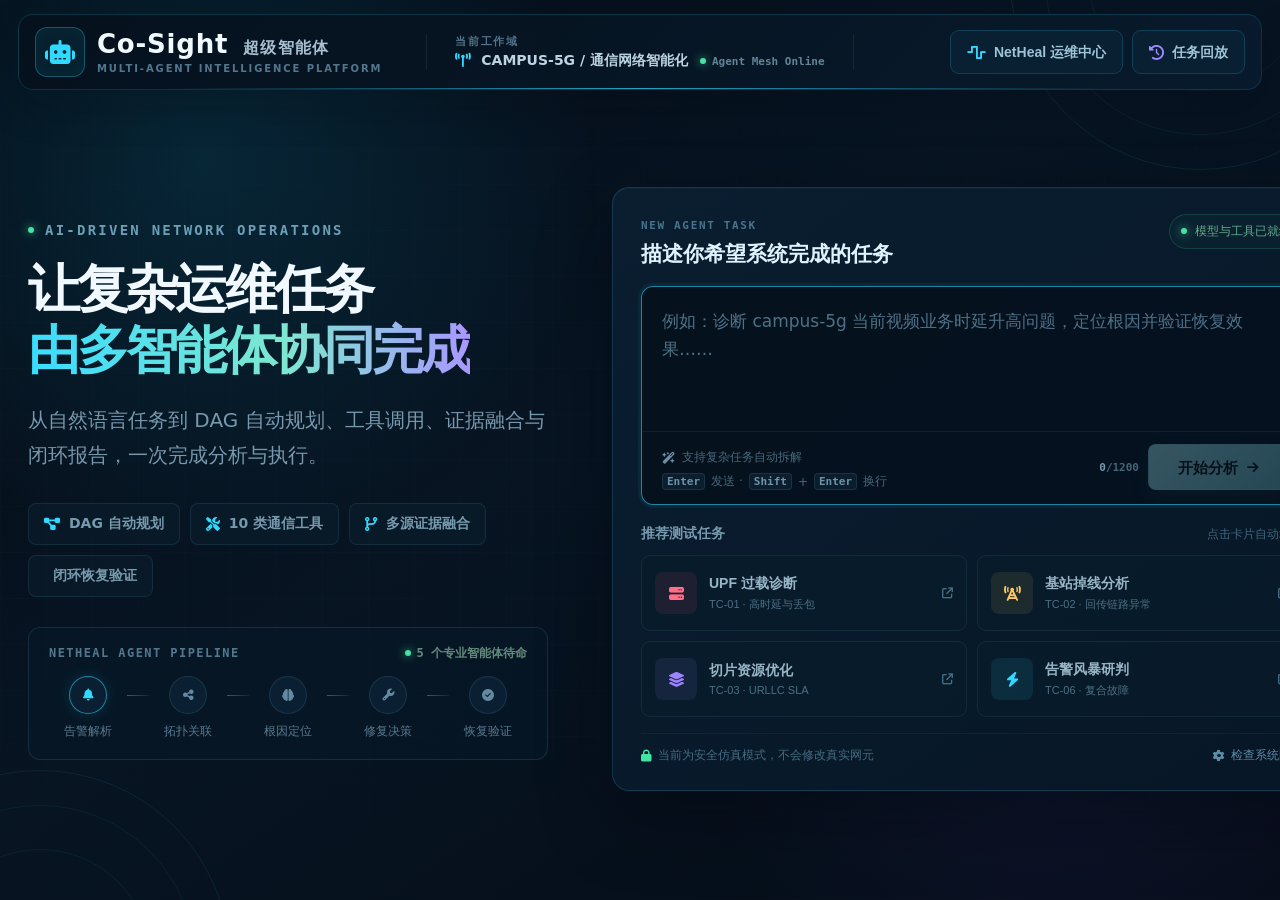
<file: cosight_server/web/index.html>
<!DOCTYPE html>
<html lang="zh-CN">

<head>
    <meta charset="UTF-8">
    <meta name="viewport" content="width=device-width, initial-scale=1.0">
    <title>Co-Sight 超级智能体</title>
    <link rel="icon" href="favicon.ico">

    <script src="libs/d3.v7.min.js"></script>
    <script src="libs/marked.min.js"></script>
    <link href="libs/fontawesome-6.7.2/css/all.min.css" rel="stylesheet">

    <link rel="stylesheet" href="styles/styles.css">
    <link rel="stylesheet" href="styles/landing.css">
    <link rel="stylesheet" href="styles/md.css">
    <link rel="stylesheet" href="styles/workspace.css">
    
    <!-- 页面刷新时清空localStorage -->
    <script>
        // 页面刷新时清空localStorage中的所有内容
        localStorage.clear();
        console.log('页面刷新，已清空localStorage');
    </script>
</head>

<body class="cosight-app">
    <div class="container">
        <div class="header app-header">
            <a class="header-brand" href="./" aria-label="Co-Sight 首页">
                <span class="header-brand-mark"><i class="fas fa-robot"></i></span>
                <div class="header-brand-copy">
                    <h1>Co-Sight <em>超级智能体</em></h1>
                    <small>MULTI-AGENT INTELLIGENCE PLATFORM</small>
                </div>
            </a>

            <div class="header-context" aria-label="平台运行状态">
                <span class="header-context-label">当前工作域</span>
                <strong><i class="fas fa-tower-broadcast"></i> CAMPUS-5G / 通信网络智能化</strong>
                <span class="header-online"><i></i> Agent Mesh Online</span>
            </div>

            <div class="header-actions">
                <a class="netheal-entry" href="netheal.html" title="进入 NetHeal 5G 专网智能运维中心">
                    <i class="fas fa-wave-square"></i>
                    <span>NetHeal 运维中心</span>
                </a>
                <button class="btn-replay-history" onclick="goToReplayHistory()" title="查看历史任务回放">
                    <i class="fas fa-clock-rotate-left"></i>
                    <span>任务回放</span>
                </button>
            </div>
        </div>

        <div class="initial-input-container">
            <div class="landing-orb landing-orb-one" aria-hidden="true"></div>
            <div class="landing-orb landing-orb-two" aria-hidden="true"></div>
            <div class="landing-grid-pattern" aria-hidden="true"></div>

            <main class="landing-content">
                <section class="welcome-message">
                    <div class="landing-kicker">
                        <span class="landing-kicker-dot"></span>
                        AI-DRIVEN NETWORK OPERATIONS
                    </div>
                    <h2 class="welcome-title">让复杂运维任务<br><span>由多智能体协同完成</span></h2>
                    <p class="welcome-subtitle">从自然语言任务到 DAG 自动规划、工具调用、证据融合与闭环报告，一次完成分析与执行。</p>

                    <div class="capability-list" aria-label="平台核心能力">
                        <span><i class="fas fa-diagram-project"></i> DAG 自动规划</span>
                        <span><i class="fas fa-screwdriver-wrench"></i> 10 类通信工具</span>
                        <span><i class="fas fa-code-branch"></i> 多源证据融合</span>
                        <span><i class="fas fa-shield-circle-check"></i> 闭环恢复验证</span>
                    </div>

                    <div class="agent-flow" aria-label="多智能体协作流程">
                        <div class="agent-flow-title">
                            <span>NETHEAL AGENT PIPELINE</span>
                            <strong><i></i> 5 个专业智能体待命</strong>
                        </div>
                        <div class="agent-flow-track">
                            <div class="agent-node active"><i class="fas fa-bell"></i><span>告警解析</span></div>
                            <div class="agent-connector"></div>
                            <div class="agent-node"><i class="fas fa-share-nodes"></i><span>拓扑关联</span></div>
                            <div class="agent-connector"></div>
                            <div class="agent-node"><i class="fas fa-brain"></i><span>根因定位</span></div>
                            <div class="agent-connector"></div>
                            <div class="agent-node"><i class="fas fa-wrench"></i><span>修复决策</span></div>
                            <div class="agent-connector"></div>
                            <div class="agent-node"><i class="fas fa-circle-check"></i><span>恢复验证</span></div>
                        </div>
                    </div>
                </section>

                <section class="landing-command-card" aria-label="智能体任务输入">
                    <div class="command-card-header">
                        <div>
                            <span class="command-label">NEW AGENT TASK</span>
                            <h3>描述你希望系统完成的任务</h3>
                        </div>
                        <span class="command-ready"><i></i> 模型与工具已就绪</span>
                    </div>

                    <div class="initial-input-field-container">
                        <textarea class="initial-textarea" placeholder="例如：诊断 campus-5g 当前视频业务时延升高问题，定位根因并验证恢复效果……" id="initial-message-input" rows="4" maxlength="1200" aria-label="输入智能体任务"></textarea>
                        <div class="composer-footer">
                            <div class="composer-meta">
                                <span><i class="fas fa-wand-magic-sparkles"></i> 支持复杂任务自动拆解</span>
                                <span><kbd>Enter</kbd> 发送 · <kbd>Shift</kbd> + <kbd>Enter</kbd> 换行</span>
                            </div>
                            <div class="composer-actions">
                                <span class="composer-count"><b id="landing-character-count">0</b>/1200</span>
                                <button class="initial-send-button" id="initial-send-button" type="button" disabled>
                                    <span>开始分析</span>
                                    <i class="fas fa-arrow-right"></i>
                                </button>
                            </div>
                        </div>
                    </div>

                    <div class="prompt-section">
                        <div class="prompt-section-title">
                            <span>推荐测试任务</span>
                            <small>点击卡片自动填入</small>
                        </div>
                        <div class="prompt-template-grid">
                            <button class="prompt-template" type="button" data-prompt="请诊断 campus-5g 当前视频业务时延升高问题（测试场景ID：upf-overload，TC-01），关联告警、KPI 和网络拓扑，定位根因，生成修复方案并验证恢复效果。">
                                <span class="prompt-icon critical"><i class="fas fa-server"></i></span>
                                <span class="prompt-copy"><strong>UPF 过载诊断</strong><small>TC-01 · 高时延与丢包</small></span>
                                <i class="fas fa-arrow-up-right-from-square"></i>
                            </button>
                            <button class="prompt-template" type="button" data-prompt="请分析 gNodeB-03 小区掉线事件（测试场景ID：backhaul-link-down，TC-02），检查回传链路和邻区影响，定位故障根因，生成安全的仿真恢复方案并验证恢复效果。">
                                <span class="prompt-icon warning"><i class="fas fa-tower-cell"></i></span>
                                <span class="prompt-copy"><strong>基站掉线分析</strong><small>TC-02 · 回传链路异常</small></span>
                                <i class="fas fa-arrow-up-right-from-square"></i>
                            </button>
                            <button class="prompt-template" type="button" data-prompt="请评估 campus-5g 的 URLLC 切片资源是否满足工业控制 SLA（测试场景ID：slice-capacity-shortage，TC-03），分析带宽、时延和丢包率，生成资源优化方案并验证恢复效果。">
                                <span class="prompt-icon violet"><i class="fas fa-layer-group"></i></span>
                                <span class="prompt-copy"><strong>切片资源优化</strong><small>TC-03 · URLLC SLA</small></span>
                                <i class="fas fa-arrow-up-right-from-square"></i>
                            </button>
                            <button class="prompt-template" type="button" data-prompt="请对 campus-5g 当前告警风暴（测试场景ID：alarm-storm-composite，TC-06）进行压缩和关联分析，识别复合根因、故障传播路径与业务影响范围，生成并验证并行仿真修复方案。">
                                <span class="prompt-icon cyan"><i class="fas fa-bolt"></i></span>
                                <span class="prompt-copy"><strong>告警风暴研判</strong><small>TC-06 · 复合故障</small></span>
                                <i class="fas fa-arrow-up-right-from-square"></i>
                            </button>
                        </div>
                    </div>

                    <div class="command-card-footer">
                        <span><i class="fas fa-lock"></i> 当前为安全仿真模式，不会修改真实网元</span>
                        <a href="settings.html"><i class="fas fa-gear"></i> 检查系统配置</a>
                    </div>
                </section>
            </main>
        </div>

        <div class="middle-container">

            <div class="left-container">
                <div class="progress-overview">
                    <div class="left-header" id="title-container" style="opacity: 0;">
                        <div class="workspace-title-copy">
                            <span class="workspace-eyebrow">MISSION EXECUTION</span>
                            <h3 id="dynamic-title">多智能体任务执行中</h3>
                        </div>
                        <span class="workspace-engine-badge">
                            <i></i> Co-Sight DAG Engine
                        </span>
                    </div>
                    <div class="progress-stats">
                        <div class="stat-item" style="color: #4CAF50;">
                            <div class="stat-number" id="completed-count">0</div>
                            <div class="stat-label" data-i18n="completed">已完成</div>
                            <div class="step-list" id="completed-steps"></div>
                        </div>
                        <div class="stat-item" style="color: #FF9800;">
                            <div class="stat-number" id="in-progress-count">0</div>
                            <div class="stat-label" data-i18n="in_progress">进行中</div>
                            <div class="step-list" id="in-progress-steps"></div>
                        </div>
                        <div class="stat-item" style="color: #f44336;">
                            <div class="stat-number" id="blocked-count">0</div>
                            <div class="stat-label" data-i18n="blocked">阻塞</div>
                            <div class="step-list" id="blocked-steps"></div>
                        </div>
                        <div class="stat-item" style="color: #9E9E9E;">
                            <div class="stat-number" id="not-started-count">6</div>
                            <div class="stat-label" data-i18n="not_started">未开始</div>
                            <div class="step-list" id="not-started-steps"></div>
                        </div>
                    </div>
                    <div class="progress-container">
                        <div class="progress-bar">
                            <div class="progress-fill" id="progress-fill"></div>
                        </div>
                        <div class="progress-percentage">
                            总体进度: <span id="progress-percentage">0%</span>
                        </div>
                    </div>
                </div>

                <div class="dag-container">
                    <div class="dag-toolbar">
                        <div class="dag-toolbar-title">
                            <span class="workspace-eyebrow">MULTI-AGENT ORCHESTRATION</span>
                            <strong>多智能体协同链路</strong>
                        </div>
                        <div class="dag-toolbar-actions">
                            <button type="button" class="workspace-icon-button" onclick="workspaceFitDag()" title="自动缩放并居中全部节点">
                                <i class="fas fa-expand-arrows-alt"></i>
                                <span>适应画布</span>
                            </button>
                            <button type="button" class="workspace-icon-button" onclick="workspaceToggleToolDrawer()" title="展开或收起工具执行记录">
                                <i class="fas fa-screwdriver-wrench"></i>
                                <span>执行记录</span>
                            </button>
                        </div>
                    </div>

                    <div class="controls" style="display: none;">
                        <button class="btn" onclick="startSimulateWorkflow()">
                            <i class="fas fa-play-circle"></i> <span class="btn-text">开始运行</span>
                        </button>
                        <!-- <button class="btn" onclick="resetProgress()">
                            <i class="fas fa-undo"></i> <span class="btn-text">重置进度</span>
                        </button>
                        <button class="btn" onclick="simulateProgress()">
                            <i class="fas fa-spinner"></i> <span class="btn-text">模拟进度</span>
                        </button>
                        <button class="btn" onclick="simulateStep0Workflow()">
                            <i class="fa-solid fa-0"></i> <span class="btn-text">模拟STEP0</span>
                        </button> -->
                        <button class="btn" onclick="simulateStep5Workflow()">
                            <i class="fa-solid fa-5"></i> <span class="btn-text">模拟STEP5</span>
                        </button>
                        <!-- <button class="btn" onclick="toggleRightContainer()">
                            <i class="fas fa-columns"></i> <span class="btn-text">切换显示右侧内容</span>
                        </button> -->
                        <button class="btn" onclick="testCreateDag()">
                            <i class="fas fa-flask"></i> <span class="btn-text">测试DAG创建</span>
                        </button>
                        <button class="btn" onclick="resetZoom()">
                            <i class="fas fa-search-minus"></i> <span class="btn-text">重置缩放</span>
                        </button>
                        <button class="btn" onclick="fitToScreen()">
                            <i class="fas fa-expand-arrows-alt"></i> <span class="btn-text">适应屏幕</span>
                        </button>
                        <button class="btn" onclick="testLayoutOptimization()">
                            <i class="fas fa-sitemap"></i> <span class="btn-text">测试布局优化</span>
                        </button>
                    </div>

                    <div class="dag-stage" id="dag-stage">
                        <svg class="dag-svg" id="dag-svg">
                        <defs>
                            <marker id="arrowhead" markerWidth="8" markerHeight="8" refX="25" refY="0" orient="auto"
                                viewBox="0 -5 10 10">
                                <path d="M0,-5L10,0L0,5" fill="#FF9800" />
                            </marker>
                        </defs>
                    </svg>

                    <!-- DAG操作提示 -->
                    <div class="dag-operation-tip" id="dag-operation-tip">
                        <div class="tip-content">
                            <i class="fas fa-mouse-pointer"></i>
                            <span>滚轮缩放</span>
                        </div>
                        <div class="tip-content">
                            <i class="fas fa-mouse"></i>
                            <span>按住鼠标拖动</span>
                        </div>
                    </div>

                        <div id="tool-call-panels-container" aria-label="工具执行记录抽屉">
                            <!-- 工具调用面板将动态创建并添加到这里 -->
                        </div>
                    </div>

                    <div class="input">
                        <div class="input-container">
                            <input type="text" class="input-field" placeholder="请输入你的任务..." id="message-input">
                            <button class="send-button" id="send-button">
                                <i class="fas fa-paper-plane"></i>
                            </button>
                            <!-- 回放按钮已隐藏 -->
                            <!-- <button class="send-button" id="replay-button" title="回放上次会话">
                                <i class="fas fa-rotate-left"></i>
                            </button> -->
                        </div>
                    </div>

                    <div class="step-details" id="step-details" style="display: none;">
                        <h3 id="step-title">选择节点查看详情</h3>
                        <p id="step-description">点击上方的节点来查看该步骤的详细信息。</p>
                    </div>
                </div>
            </div>

            <div class="right-container" id="right-container">
                <div class="right-header">
                    <div class="right-header-title">
                        <span class="workspace-eyebrow">REPORT &amp; EVIDENCE</span>
                        <h3><i class="fas fa-file-waveform"></i> 智能报告与证据视图</h3>
                    </div>
                    <span id="right-container-status">正在查看文件内容...</span>
                    <div class="right-header-icons">
                        <button class="btn-icon" type="button" onclick="workspaceOpenReport()" title="在新窗口打开报告">
                            <i class="fas fa-arrow-up-right-from-square"></i>
                        </button>
                        <button class="btn-icon" type="button" id="toggle-maximize-btn" onclick="toggleMaximizePanel()" title="最大化报告">
                            <i class="fas fa-expand-alt"></i>
                        </button>
                        <button class="btn-icon" type="button" id="close-right-panel-btn" onclick="toggleRightContainer()" title="关闭报告">
                            <i class="fas fa-times"></i>
                        </button>
                    </div>
                </div>
                <div class="right-content">
                    <!-- <iframe id="content-iframe" src="https://www.logonews.cn/2025-jiangsu-football-city-league-logo.html" width="100%"
                        height="100%" frameborder="0"></iframe> -->
                    <iframe id="content-iframe" width="100%" height="100%" frameborder="0" style="display: none;"></iframe>
                    <div id="markdown-content"></div>
                    <!-- 加载中提示 -->
                    <div id="loading-indicator" class="loading-indicator" style="display: none;">
                        <div class="loading-spinner"></div>
                    </div>
                </div>
            </div>

        </div>

    </div>

    <div class="tooltip" id="tooltip"></div>
    <div class="steps-tooltip" id="steps-tooltip"></div>
    <div class="verification-tooltip" id="verification-tooltip"></div>

    <!-- 国际化服务脚本 --><script src="js/i18n.js"></script><script src="data/data.js"></script>
    <script src="js/websocket.js"></script>
    <script src="js/message.js"></script>
    <script src="js/steps.js"></script>
    <script src="js/dag.js"></script>
    <script src="js/credibility.js"></script>
    <script src="js/main.js"></script>
    <script src="js/workspace.js"></script>
    <script src="temp/test.js"></script>
    <script src="temp/data.js"></script>

    <script src="js/landing.js"></script>
    <script src="js/init.js"></script>
    <script src="js/replay-init.js"></script>
    <script>
        // 跳转到回放历史页面
        function goToReplayHistory() {
            const targetPage = window.location.pathname.includes('/cosight/') 
                ? 'replay.html' 
                : '/cosight/replay.html';
            window.location.href = targetPage;
        }
    </script>
    <script>
        (function restoreFromStorage() {
            try {
                const raw = localStorage.getItem('cosight:lastManusStep');
                const pendingRaw = localStorage.getItem('cosight:pendingRequests');
                const pendings = pendingRaw ? JSON.parse(pendingRaw) : {};
                const pendingTopics = Object.keys(pendings);

                if (!raw && pendingTopics.length === 0) return;
                const stored = raw ? JSON.parse(raw) : null;
                const messageData = stored && stored.message;

                // 先切换到主布局（隐藏初始输入区，显示中间容器），不发送新消息
                if (typeof hideInitialInputAndShowMain === 'function') {
                    hideInitialInputAndShowMain('');
                }

                // 等待布局切换动画完成后再恢复 DAG
                setTimeout(() => {
                    if (messageData && messageData.data) {
                        const ok = createDag(messageData);
                        if (ok && messageData.data.initData && messageData.data.initData.title) {
                            updateDynamicTitle(messageData.data.initData.title);
                        }
                        if (typeof handleResize === 'function') {
                            setTimeout(() => handleResize(), 50);
                        }
                    }
                }, 400);

                // 等待 WebSocket 连接成功后，恢复订阅；仅在 stillPending===true 时重发
                const onWsConnected = () => {
                    try {
                        pendingTopics.forEach(topic => {
                            const item = pendings[topic];
                            if (!item) return;

                            // 包装一次性监听器：首次收到消息后，清除 pending 状态
                            const originalHandler = window.messageService && window.messageService.receiveMessage
                                ? window.messageService.receiveMessage
                                : () => {};
                            let firstMessageHandled = false;
                            const wrappedHandler = (evt) => {
                                if (!firstMessageHandled) {
                                    firstMessageHandled = true;
                                    try {
                                        const latestPendingsRaw = localStorage.getItem('cosight:pendingRequests');
                                        const latestPendings = latestPendingsRaw ? JSON.parse(latestPendingsRaw) : {};
                                        if (latestPendings[topic]) {
                                            latestPendings[topic].stillPending = false;
                                            localStorage.setItem('cosight:pendingRequests', JSON.stringify(latestPendings));
                                        }
                                    } catch (e) {
                                        console.warn('清除pending失败:', e);
                                    }
                                }
                                try { originalHandler(evt); } catch (e) { /* no-op */ }
                            };

                            // 只订阅一次（由 WebSocketService 内部去重订阅更佳）
                            WebSocketService.subscribe(topic, wrappedHandler);

                            // 仅当明确标记 stillPending===true 时才重发，避免刷新导致重复执行
                            if (item && item.stillPending === true) {
                                try {
                                    WebSocketService.sendMessage(topic, JSON.stringify(item.message));
                                } catch (e) {
                                    console.warn('重发pending消息失败:', e);
                                }
                            }
                        });
                    } catch (e) {
                        console.warn('恢复pending失败:', e);
                    }
                };
                // 如果已经连接，直接执行；否则等待连接事件
                if (WebSocketService && WebSocketService.isOpen) {
                    onWsConnected();
                } else if (WebSocketService && WebSocketService.websocketConnected) {
                    WebSocketService.websocketConnected.addEventListener('connected', onWsConnected, { once: true });
                }
            } catch (e) {
                console.warn('恢复本地状态失败:', e);
            }
        })();
    </script>
</body>

</html>
</file>
<file: cosight_server/web/styles/styles.css>
* {
    margin: 0;
    padding: 0;
    box-sizing: border-box;
}

html,
body {
    height: 100%;
}

body {
    background-image: linear-gradient(180deg, #f3f3f3, #ededed);
    min-height: 100vh;
    color: #333;
}

::-webkit-scrollbar {
    width: 11px;
    background: transparent;
}

::-webkit-scrollbar-thumb {
    background: linear-gradient(135deg, rgba(33, 150, 243, 0.3), rgba(30, 136, 229, 0.3));
    border-radius: 6px;
    min-height: 40px;
    border: 2px solid transparent;
    background-clip: padding-box;
}

::-webkit-scrollbar-thumb:hover {
    background: linear-gradient(135deg, rgba(33, 150, 243, 0.5), rgba(30, 136, 229, 0.5));
}

::-webkit-scrollbar-track {
    background: rgba(33, 150, 243, 0.1);
}

.container {
    height: 100%;
    display: flex;
    flex-direction: column;
    max-width: 1600px;
    margin: 0 auto;
    padding: 16px;
}

.header {
    text-align: center;
    margin-bottom: 16px;
    color: white;
    position: relative;
    z-index: 2001;
}

.netheal-entry {
    position: absolute;
    top: 50%;
    left: 20px;
    display: inline-flex;
    height: 42px;
    align-items: center;
    gap: 9px;
    padding: 0 16px;
    border: 1px solid rgba(18, 177, 207, 0.24);
    border-radius: 10px;
    color: #125d6d;
    font-size: 13px;
    font-weight: 600;
    text-decoration: none;
    background: linear-gradient(135deg, rgba(41, 216, 255, 0.11), rgba(73, 99, 190, 0.08));
    box-shadow: 0 5px 18px rgba(18, 113, 138, 0.12);
    transform: translateY(-50%);
    transition: all 0.2s ease;
}

.netheal-entry i {
    color: #0c9db9;
    font-size: 15px;
}

.netheal-entry:hover {
    border-color: rgba(18, 177, 207, 0.48);
    color: #063d49;
    background: linear-gradient(135deg, rgba(41, 216, 255, 0.2), rgba(73, 99, 190, 0.13));
    box-shadow: 0 7px 23px rgba(18, 113, 138, 0.2);
    transform: translateY(-52%);
}

@media (max-width: 900px) {
    .netheal-entry span {
        display: none;
    }
}

.btn-replay-history {
    position: absolute;
    right: 20px;
    top: 50%;
    transform: translateY(-50%);
    width: 50px;
    height: 50px;
    border-radius: 50%;
    border: none;
    background: linear-gradient(135deg, #667eea 0%, #764ba2 100%);
    color: white;
    font-size: 22px;
    cursor: pointer;
    transition: all 0.3s cubic-bezier(0.4, 0, 0.2, 1);
    display: flex;
    align-items: center;
    justify-content: center;
    box-shadow: 0 4px 15px rgba(102, 126, 234, 0.4);
    animation: replay-pulse 3s ease-in-out infinite;
}

.btn-replay-history:hover {
    background: linear-gradient(135deg, #764ba2 0%, #667eea 100%);
    transform: translateY(-50%) scale(1.15);
    box-shadow: 0 6px 25px rgba(102, 126, 234, 0.6);
    animation: none;
}

.btn-replay-history:active {
    transform: translateY(-50%) scale(1.05);
}

@keyframes replay-pulse {
    0%, 100% {
        box-shadow: 0 4px 15px rgba(102, 126, 234, 0.4);
    }
    50% {
        box-shadow: 0 4px 25px rgba(102, 126, 234, 0.7);
    }
}

.replay-badge {
    display: inline-block;
    margin-left: 15px;
    padding: 6px 12px;
    background: rgba(255, 193, 7, 0.9);
    color: #000;
    border-radius: 20px;
    font-size: 0.8rem;
    font-weight: 500;
    letter-spacing: 1px;
    animation: pulse 2s infinite;
}

@keyframes pulse {
    0%, 100% {
        opacity: 1;
    }
    50% {
        opacity: 0.7;
    }
}

.header h1 {
    font-size: 2rem;
    margin-bottom: 10px;
    color: #34322d;
    font-weight: 600;
    letter-spacing: 3px;
}

.header p {
    font-size: 1.5rem;
    opacity: 1;
    color: #34322d;
    font-weight: 600;
    letter-spacing: 2px;
}

/* 初始输入容器样式 */
.initial-input-container {
    position: fixed;
    top: 0;
    left: 0;
    width: 100vw;
    height: 100vh;
    display: flex;
    flex-direction: column;
    align-items: center;
    justify-content: flex-start;
    background-image: linear-gradient(180deg, #f3f3f3, #ededed);
    z-index: 2000;
    transition: opacity 0.5s ease, visibility 0.5s ease;
    padding-top: 240px;
}

.initial-input-container.hidden {
    opacity: 0;
    visibility: hidden;
}

.welcome-message {
    width: 100%;
    max-width: 680px;
    margin-bottom: 16px;
    margin-left: auto;
    margin-right: auto;
}

.welcome-title {
    font-size: 1.8rem;
    margin-bottom: 4px;
}

.welcome-subtitle {
    font-size: 1.8rem;
    color: #858481;
    font-weight: 300;
}

.initial-input-field-container {
    width: 100%;
    max-width: 680px;
    padding: 20px;
    display: flex;
    align-items: flex-end;
    background: white;
    border-radius: 15px;
    box-shadow: 0 4px 20px rgba(0, 0, 0, 0.1);
    gap: 12px;
}

.initial-textarea {
    flex: 1;
    border: none;
    outline: none;
    font-size: 16px;
    background: transparent;
    color: #333;
    resize: none;
    min-height: 60px;
    max-height: 240px;
    font-family: inherit;
    line-height: 1.5;
}

.initial-textarea::placeholder {
    color: #999;
}

.initial-send-button {
    background: none;
    border: none;
    color: #666;
    cursor: pointer;
    display: flex;
    align-items: center;
    justify-content: center;
    transition: color 0.3s ease;
}

.initial-send-button:hover {
    color: #007bff;
}

.initial-send-button:active {
    color: #0056b3;
}

.initial-send-button i {
    font-size: 20px;
}

.middle-container {
    flex: 1;
    display: flex;
    overflow: hidden;
    opacity: 0;
    visibility: hidden;
    transition: opacity 0.5s ease, visibility 0.5s ease;
    border-radius: 15px;
}

.middle-container.show {
    opacity: 1;
    visibility: visible;
}

.left-container {
    display: flex;
    flex-direction: column;
    flex: 1;
    height: 100%;
    transition: flex 0.2s ease-out;
    will-change: flex;
}

.right-container {
    display: flex;
    flex-direction: column;
    flex: 0 0 0;
    height: 100%;
    background: rgba(255, 255, 255, 0.95);
    border: 1px solid rgba(102, 126, 234, 0.15);
    border-radius: 15px;
    padding: 16px;
    margin-left: 16px;
    opacity: 0;
    transition: all 0.2s ease-out;
    overflow: hidden;
    width: 0;
    /* 优化阴影：减少左侧阴影，避免与左侧容器重叠 */
    box-shadow: 0 4px 20px rgba(0, 0, 0, 0.08), 0 2px 8px rgba(0, 0, 0, 0.04), 2px 0 8px rgba(0, 0, 0, 0.02);
    will-change: flex, width;
}

.right-container.show {
    flex: 1;
    opacity: 1;
}

.right-header {
    border-bottom: 1px solid #e0e0e0;
    padding-bottom: 12px;
    display: flex;
    align-items: center;
    gap: 8px;
}

.right-header-icons {
    display: flex;
    margin-left: auto;
}

.btn-icon {
    background: transparent;
    border: none;
    color: #666;
    cursor: pointer;
    padding: 5px;
    border-radius: 50%;
    transition: background-color 0.3s ease;
}

.btn-icon:hover {
    background-color: rgba(0, 0, 0, 0.1);
}

.left-container.hidden {
    flex: 0 0 0;
    width: 0;
    opacity: 0;
    padding: 0;
    margin: 0;
    overflow: hidden;
}

.right-container.maximized {
    flex: 1;
    width: 100%;
    margin-left: 0;
}

.right-header h3 {
    color: #333;
    font-size: 18px;
    font-weight: 600;
    display: flex;
    align-items: center;
    gap: 8px;
}

#right-container-status {
    flex: 1;
    font-size: 12px;
    color: #666;
    font-weight: 400;
    margin-left: 8px;
    padding: 4px 8px;
    background-color: #f0f0f0;
    border-radius: 12px;
    border: 1px solid #e0e0e0;
    transition: all 0.3s ease;
    white-space: nowrap;
    overflow: hidden;
    text-overflow: ellipsis;
    display: inline-block;
}

#right-container-status.loading {
    color: #007bff;
    background-color: #e3f2fd;
    border-color: #bbdefb;
}

#right-container-status.error {
    color: #f44336;
    background-color: #ffebee;
    border-color: #ffcdd2;
}

#right-container-status.success {
    color: #4caf50;
    background-color: #e8f5e8;
    border-color: #c8e6c9;
}

.right-content {
    flex: 1;
    display: flex;
    flex-direction: column;
    overflow: hidden;
    position: relative; /* 为loading指示器提供定位上下文 */
}

#markdown-content {
    display: none;
    flex: 1;
    padding: 0 8px;
    overflow-y: auto;
    box-sizing: border-box;
    height: calc(100% - 60px);
    max-height: calc(100vh - 200px);
}

#content-iframe {
    flex: 1;
    border: none;
}

/* 工具调用项点击样式 */
.tool-call-item[style*="cursor: pointer"] {
    transition: background-color 0.2s ease, transform 0.1s ease;
}

.tool-call-item[style*="cursor: pointer"]:hover {
    transform: translateY(-1px);
    box-shadow: 0 2px 8px rgba(0, 0, 0, 0.1);
}

.tool-call-item[style*="cursor: pointer"]:active {
    transform: translateY(0);
    box-shadow: 0 1px 4px rgba(0, 0, 0, 0.1);
}

.info-section {
    margin-bottom: 24px;
}

.info-section h4 {
    color: #555;
    font-size: 14px;
    font-weight: 600;
    margin-bottom: 12px;
    display: flex;
    align-items: center;
    gap: 6px;
}

.left-header {
    display: flex;
    justify-content: center;
    color: #666;
}

.progress-overview {
    min-height: 186px;
    background: rgba(255, 255, 255, 0.9);
    border: 1px solid rgba(102, 126, 234, 0.12);
    border-radius: 12px;
    padding: 16px;
    margin-bottom: 16px;
    /* 优化阴影：减少右侧阴影，避免与right-container重叠 */
    box-shadow: 0 4px 20px rgba(0, 0, 0, 0.08), 0 2px 8px rgba(0, 0, 0, 0.04), -2px 0 8px rgba(0, 0, 0, 0.02);
    /* backdrop-filter: blur(10px); */
}

.progress-stats {
    display: flex;
    justify-content: space-around;
    margin-top: 8px;
    margin-bottom: 12px;
    gap: 10px;
}

.stat-item {
    text-align: center;
    flex: 1;
    display: flex;
    flex-direction: column;
    padding: 12px 8px;
    border-radius: 10px;
    background-color: rgba(255, 255, 255, 0.85);
    border: 1px solid rgba(102, 126, 234, 0.08);
    transition: all 0.3s ease;
    box-shadow: 0 2px 8px rgba(0, 0, 0, 0.06);
}

.stat-item:hover {
    background-color: rgba(255, 255, 255, 0.95);
    box-shadow: 0 4px 16px rgba(0, 0, 0, 0.1);
    transform: translateY(-1px);
}

.stat-number {
    font-size: 32px;
    font-weight: bold;
}

.stat-label {
    margin-top: 5px;
    margin-bottom: 5px;
}

.step-list {
    display: flex;
    flex-wrap: wrap;
    overflow-y: auto;
    padding-top: 5px;
}

.step-item {
    background-color: #e9ecef;
    color: #495057;
    padding: 2px 6px;
    border-radius: 10px;
    font-size: 11px;
    white-space: nowrap;
    transition: all 0.3s ease;
    cursor: pointer;
    margin: 3px; /* Add margin to give space for the glow */
}

#completed-steps .step-item {
    background-color: #e8f5e8;
    color: #2e7d32;
}

#in-progress-steps .step-item {
    background-color: #fff3e0;
    color: #f57c00;
    animation: breathing-glow-tighter 2.5s infinite;
}

#blocked-steps .step-item {
    background-color: #ffebee;
    color: #c62828;
}

#not-started-steps .step-item {
    background-color: #f5f5f5;
    color: #616161;
}

/* 进度条容器样式 */
.progress-container {
    display: flex;
    align-items: center;
    gap: 6px;
    margin-top: 8px;
}

.progress-bar {
    flex: 1;
    height: 15px;
    background: #e0e0e0;
    border-radius: 6px;
    overflow: hidden;
}

.progress-fill {
    height: 100%;
    background: linear-gradient(90deg, #4caf50, #8bc34a);
    width: 0%;
    transition: width 0.5s ease;
}

.progress-percentage {
    color: #666;
    font-size: 12px;
    white-space: nowrap;
    min-width: 80px;
    text-align: right;
}

.dag-container {
    display: flex;
    flex-direction: column;
    flex: 1;
    min-height: 0;
    background: rgba(255, 255, 255, 0.88);
    border: 1px solid rgba(102, 126, 234, 0.1);
    border-radius: 15px;
    padding: 16px;
    /* 优化阴影：减少右侧阴影，避免与right-container重叠 */
    box-shadow: 0 4px 20px rgba(0, 0, 0, 0.08), 0 2px 8px rgba(0, 0, 0, 0.04), -2px 0 8px rgba(0, 0, 0, 0.02);
    position: relative;
}

/* DAG操作提示样式 */
.dag-operation-tip {
    position: absolute;
    bottom: 90px;
    right: 24px;
    color: #666;
    font-size: 10px;
    z-index: 1000;
    pointer-events: none;
    opacity: 0.7;
    transition: opacity 0.3s ease;
}

.dag-operation-tip:hover {
    opacity: 1;
}

.dag-operation-tip .tip-content {
    display: flex;
    align-items: center;
    margin-bottom: 4px;
    gap: 6px;
}

.dag-operation-tip .tip-content:last-child {
    margin-bottom: 0;
}

.dag-operation-tip i {
    font-size: 12px;
    color: #999;
    width: 14px;
    text-align: center;
}

.dag-svg {
    flex: 1;
    width: 100%;
    border: 1px solid #e0e0e0;
    border-radius: 10px;
    background: #fafafa;
}

.node {
    cursor: pointer;
    transition: all 0.3s ease;
}

.node:hover .node-circle {
    stroke-width: 4px;
    filter: drop-shadow(0 6px 12px rgba(0, 0, 0, 0.3));
}

.node-circle {
    fill: #667eea;
    stroke: #fff;
    stroke-width: 3px;
    filter: drop-shadow(0 4px 8px rgba(0, 0, 0, 0.2));
}

.node-circle.completed {
    fill: #4caf50;
}

.node-circle.in_progress {
    fill: #ff9800;
    animation: nodeSizePulse 2.5s infinite;
    transform-origin: center;
}

.node-circle.blocked {
    fill: #f44336;
}

.node-circle.not_started {
    fill: #9e9e9e;
}

.node-text {
    font-size: 12px;
    font-weight: bold;
    text-anchor: middle;
    dominant-baseline: central;
    fill: white;
    pointer-events: none;
}

/* 为进行中的节点文本添加动画 */
.node.in_progress .node-text {
    font-weight: 900;
}

/* 为进行中的节点状态图标添加动画 */
.node.in_progress .status-icon {
    font-weight: 900;
}

.edge {
    stroke: #666;
    stroke-width: 2px;
    fill: none;
    marker-end: url(#arrowhead);
}

.edge.dependency {
    stroke: #ff9800;
    stroke-dasharray: 5, 5;
}

.tooltip {
    position: fixed;
    background: rgba(0, 0, 0, 0.9);
    color: white;
    padding: 12px;
    border-radius: 8px;
    font-size: 14px;
    /* 默认不拦截鼠标事件，避免挡住节点 */
    pointer-events: none;
    z-index: 1000;
    max-width: 450px;
    min-width: 300px;
    max-height: 400px;
    overflow-y: auto;
    box-shadow: 0 4px 12px rgba(0, 0, 0, 0.3);
    border: 1px solid rgba(255, 255, 255, 0.1);
    opacity: 0;
    transition: opacity 0.2s ease;
}

/* 当鼠标悬停在 tooltip 上时，启用鼠标事件以支持滚动 */
.tooltip.hover-active {
    pointer-events: auto;
}

.tooltip a {
    color: #4CAF50;
    text-decoration: underline;
}

.tooltip a:hover {
    color: #66bb6a;
}

.tooltip hr {
    border: none;
    border-top: 1px solid #555;
    margin: 8px 0;
}

/* 动态标题样式 */
#dynamic-title {
    color: #333;
}

#dynamic-title:hover {
    color: #1976d2;
    cursor: pointer;
}

/* 步骤列表tooltip样式 */
.steps-tooltip {
    position: fixed;
    background: rgba(0, 0, 0, 0.9);
    color: white;
    padding: 16px;
    border-radius: 8px;
    font-size: 14px;
    pointer-events: none;
    z-index: 1000;
    max-width: 400px;
    box-shadow: 0 4px 12px rgba(0, 0, 0, 0.3);
    border: 1px solid rgba(255, 255, 255, 0.1);
    opacity: 0;
    transition: opacity 0.2s ease;
}

.steps-tooltip.show {
    opacity: 1;
}

.steps-tooltip h4 {
    margin: 0 0 8px 0;
    font-size: 16px;
    border-bottom: 1px solid #555;
    padding-bottom: 8px;
}

.steps-tooltip .step-item {
    display: flex;
    align-items: center;
    margin-bottom: 10px;
    padding: 8px 12px;
    border-radius: 6px;
    background-color: rgba(255, 255, 255, 0.05);
    transition: background-color 0.2s ease;
}

.steps-tooltip .step-item:hover {
    background-color: rgba(255, 255, 255, 0.1);
}

.steps-tooltip .step-item:last-child {
    margin-bottom: 0;
}

.steps-tooltip .step-status {
    width: 12px;
    height: 12px;
    border-radius: 50%;
    margin-right: 12px;
    flex-shrink: 0;
    border: 2px solid rgba(255, 255, 255, 0.2);
}

.steps-tooltip .step-status.completed {
    background-color: #66bb6a;
    border-color: #4caf50;
    box-shadow: 0 0 6px rgba(76, 175, 80, 0.4);
}

.steps-tooltip .step-status.in_progress {
    background-color: #ffb74d;
    border-color: #ff9800;
    box-shadow: 0 0 6px rgba(255, 152, 0, 0.4);
    animation: pulse 1.5s infinite;
}

.steps-tooltip .step-status.blocked {
    background-color: #ef5350;
    border-color: #f44336;
    box-shadow: 0 0 6px rgba(244, 67, 54, 0.4);
}

.steps-tooltip .step-status.not_started {
    background-color: #bdbdbd;
    border-color: #9e9e9e;
    box-shadow: 0 0 6px rgba(158, 158, 158, 0.2);
}

.steps-tooltip .step-text {
    flex: 1;
    line-height: 1.5;
    color: rgba(255, 255, 255, 0.9);
    font-size: 13px;
    white-space: nowrap;
    overflow: hidden;
    text-overflow: ellipsis;
}

.legend {
    display: flex;
    justify-content: center;
    gap: 30px;
    margin-top: 20px;
    flex-wrap: wrap;
}

.legend-item {
    display: flex;
    align-items: center;
    gap: 8px;
}

.legend-color {
    width: 20px;
    height: 20px;
    border-radius: 50%;
    border: 2px solid #fff;
}

.controls {
    height: 35px;
    display: flex;
    justify-content: center;
    gap: 15px;
    margin-bottom: 20px;
}

.btn {
    padding: 10px 20px;
    border: none;
    border-radius: 25px;
    cursor: pointer;
    font-weight: bold;
    transition: all 0.3s ease;
    background: #667eea;
    color: white;
    position: relative;
    overflow: hidden;
}

.btn .btn-text {
    transition: opacity 0.3s ease, transform 0.3s ease, width 0.3s ease;
    opacity: 1;
    transform: translateX(0);
    width: auto;
    display: inline-block;
}

.btn.compact .btn-text {
    opacity: 0;
    transform: translateX(-10px);
    width: 0;
    height: 0;
    overflow: hidden;
}

.btn.compact {
    padding: 10px 15px;
}

.btn:hover {
    background: #5a6fd8;
    transform: translateY(-2px);
}

.step-details {
    margin-top: 20px;
    padding: 20px;
    background: #f8f9fa;
    border-radius: 10px;
    border-left: 4px solid #667eea;
}

.step-details h3 {
    color: #667eea;
    margin-bottom: 10px;
}

.step-details p {
    line-height: 1.6;
    color: #666;
}

.input {
    width: 100%;
    margin-top: 16px;
}

.input-container {
    display: flex;
    align-items: center;
    background: white;
    border-radius: 10px;
    box-shadow: 0 4px 20px rgba(0, 0, 0, 0.1);
    padding: 8px;
    width: 100%;
    box-sizing: border-box;
}

.input-field {
    flex: 1;
    border: none;
    outline: none;
    padding: 8px 12px;
    font-size: 16px;
    background: transparent;
    color: #333;
}

.input-field::placeholder {
    color: #999;
}

.send-button {
    background: none;
    border: none;
    padding: 8px;
    color: #666;
    cursor: pointer;
    display: flex;
    align-items: center;
    justify-content: center;
    transition: color 0.3s ease;
}

.send-button:hover {
    color: #007bff;
}

.send-button:active {
    color: #0056b3;
}

.send-button i {
    font-size: 18px;
}

#tool-call-panels-container {
    position: fixed;
    top: 0;
    left: 0;
    width: 100vw;
    height: 100vh;
    pointer-events: none;
    z-index: 1000;
    overflow: visible;
}

.tool-call-panel {
    position: absolute;
    width: 350px;
    max-width: calc(50vw - 20px);
    max-height: 60vh;
    background: rgba(255, 255, 255, 0.95);
    border-radius: 15px;
    box-shadow: 0 4px 16px rgba(0, 0, 0, 0.1);
    /* backdrop-filter: blur(10px); */
    pointer-events: auto;
    visibility: hidden;
    opacity: 0;
    transition: visibility 0.3s ease, opacity 0.3s ease, left 0.3s ease-in-out;
    overflow: hidden;
}

.tool-call-panel.show {
    visibility: visible;
    opacity: 1;
}

.tool-call-panel.dragging {
    transition: none;
}

.tool-call-panel.tucked-left {
    left: -200px !important;
    transition: left 0.2s ease-out;
    will-change: left;
}

.panel-header {
    display: flex;
    justify-content: space-between;
    align-items: center;
    padding: 12px 15px;
    background: linear-gradient(135deg, #667eea, #764ba2);
    color: white;
    cursor: move;
    user-select: none;
}

.panel-header:hover {
    background: linear-gradient(135deg, #5a6fd8, #6a4190);
}

.panel-header h3 {
    margin: 0;
    font-size: 14px;
    font-weight: 600;
    display: flex;
    align-items: center;
    flex: 1;
    min-width: 0;
}

.panel-title {
    white-space: nowrap;
    overflow: hidden;
    text-overflow: ellipsis;
    display: inline-block;
    margin-left: 4px;
}

.btn-close {
    background: none;
    border: none;
    color: white;
    cursor: pointer;
    padding: 4px;
    border-radius: 50%;
    transition: background 0.3s ease;
}

.btn-close:hover {
    background: rgba(255, 255, 255, 0.2);
}

.tool-call-list {
    max-height: calc(60vh - 50px);
    min-height: 50px;
    overflow-y: auto;
    padding: 8px;
}

.tool-call-item {
    display: flex;
    align-items: center;
    padding: 12px;
    margin-bottom: 8px;
    background: #f8f9fa;
    border-radius: 8px;
    border-left: 4px solid #ddd;
    transition: all 0.3s ease;
}

.tool-call-item.running {
    border-left-color: #ff9800;
    background: #fff3e0;
}

.tool-call-item.completed {
    border-left-color: #4caf50;
    background: #e8f5e8;
}

.tool-call-item.failed {
    border-left-color: #f44336;
    background: #ffebee;
}

.tool-call-icon {
    width: 40px;
    height: 40px;
    border-radius: 50%;
    display: flex;
    align-items: center;
    justify-content: center;
    margin-right: 12px;
    font-size: 16px;
    color: white;
}

.tool-call-icon.running {
    background: #ff9800;
    animation: pulse 1.5s infinite;
}

.tool-call-icon.completed {
    background: #4caf50;
}

.tool-call-icon.failed {
    background: #f44336;
}

.tool-call-content {
    flex: 1;
}

.tool-call-name {
    font-weight: bold;
    margin-bottom: 4px;
    color: #333;
    display: flex;
    align-items: center;
    gap: 8px;
}

.verification-icons {
    display: flex;
    gap: 4px;
    align-items: center;
}

.verification-icon {
    width: 16px;
    height: 16px;
    border-radius: 50%;
    display: flex;
    align-items: center;
    justify-content: center;
    font-size: 8px;
    color: white;
    cursor: pointer;
    transition: all 0.3s ease;
    position: relative;
}

.verification-icon:hover {
    transform: scale(1.2);
    box-shadow: 0 2px 8px rgba(0, 0, 0, 0.3);
}

.verification-icon.source-trace {
    background: #2196f3;
}

.verification-icon.history-trace {
    background: #ff9800;
}

.verification-icon.rule-assist {
    background: #9c27b0;
}

.verification-icon.reasoning {
    background: #4caf50;
}

.verification-icon.cross-verify {
    background: #f44336;
}

.verification-tooltip {
    position: fixed;
    background: rgba(0, 0, 0, 0.9);
    color: white;
    padding: 12px 16px;
    border-radius: 8px;
    font-size: 13px;
    z-index: 10000;
    opacity: 0;
    visibility: hidden;
    transition: all 0.3s ease;
    min-width: 250px;
    max-width: 350px;
    word-wrap: break-word;
    white-space: normal;
    line-height: 1.4;
    box-shadow: 0 4px 12px rgba(0, 0, 0, 0.3);
    border: 1px solid rgba(255, 255, 255, 0.1);
    pointer-events: auto;
}

.tool-call-status {
    font-size: 0.9rem;
    color: #666;
}

.tool-call-duration {
    font-size: 0.8rem;
    color: #999;
    margin-top: 2px;
}

.tool-call-result {
    margin-top: 8px;
    padding: 8px;
    background: rgba(0, 0, 0, 0.05);
    border-radius: 4px;
    font-size: 0.85rem;
    color: #555;
    max-height: 100px;
    overflow-y: auto;
}

.node-indicator {
    position: absolute;
    top: -5px;
    right: -5px;
    width: 16px;
    height: 16px;
    border-radius: 50%;
    border: 2px solid white;
    display: flex;
    align-items: center;
    justify-content: center;
    font-size: 8px;
    color: white;
}

/* 操作圆圈样式 */
.action-circle {
    transition: all 0.3s ease;
}

.action-circle:hover {
    transform: scale(1.1);
    filter: brightness(1.2);
}

/* 加载动画 */
@keyframes pulse {
    0% {
        transform: scale(1);
        opacity: 1;
    }
    50% {
        transform: scale(1.1);
        opacity: 0.7;
    }
    100% {
        transform: scale(1);
        opacity: 1;
    }
}

@keyframes spin {
    0% {
        transform: rotate(0deg);
    }
    100% {
        transform: rotate(360deg);
    }
}

@keyframes breathing-glow-tighter {
    0% {
        box-shadow: 0 0 2px 0px rgba(255, 152, 0, 0.5);
    }
    50% {
        box-shadow: 0 0 4px 2px rgba(255, 152, 0, 0.7);
    }
    100% {
        box-shadow: 0 0 2px 0px rgba(255, 152, 0, 0.5);
    }
}

.loading-spinner {
    animation: spin 1s linear infinite;
}

.loading-indicator {
    position: absolute;
    top: 50%;
    left: 50%;
    transform: translate(-50%, -50%);
    display: flex;
    flex-direction: column;
    align-items: center;
    justify-content: center;
    z-index: 10;
    /* 确保loading指示器相对于right-container定位 */
    width: 100%;
    height: 100%;
    pointer-events: none;
}

.loading-indicator .loading-spinner {
    width: 32px;
    height: 32px;
    border: 3px solid rgba(102, 126, 234, 0.2);
    border-top: 3px solid #667eea;
    border-radius: 50%;
}

.credibility-section {
    padding: 15px 20px;
    border-bottom: 1px solid #e0e0e0;
    padding: 20px;
    border-bottom: 1px solid #e0e0e0;
}

.credibility-section:last-child {
    border-bottom: none;
}

.credibility-section h4 {
    margin: 0 0 20px 0 !important;
    color: #667eea !important;
    font-size: 1.2rem !important;
    display: flex;
    align-items: center;
    gap: 8px;
}

.step-content {
    flex: 1;
}

.step-title {
    font-weight: bold;
    margin-bottom: 2px;
    color: #333;
}

.step-description {
    font-size: 0.85rem;
    color: #666;
}

.credibility-levels {
    display: flex;
    flex-direction: column;
    gap: 12px;
}

.credibility-level {
    display: flex;
    align-items: center;
    padding: 12px;
    background: #f8f9fa;
    border-radius: 8px;
    border-left: 3px solid #ddd;
    transition: all 0.2s ease;
}

.credibility-level.level-1 {
    border-left-color: #4caf50;
}
.credibility-level.level-2 {
    border-left-color: #2196f3;
}
.credibility-level.level-3 {
    border-left-color: #ff9800;
}
.credibility-level.level-4 {
    border-left-color: #9c27b0;
}
.credibility-level.level-5 {
    border-left-color: #f44336;
}

.credibility-level .level-badge {
    width: 24px;
    height: 24px;
    border-radius: 50%;
    display: flex;
    align-items: center;
    justify-content: center;
    color: white;
    font-weight: bold;
    font-size: 0.9rem;
    margin-right: 12px;
    margin-left: 6px;
}

.level-badge.level-1 {
    background: #4caf50;
}
.level-badge.level-2 {
    background: #2196f3;
}
.level-badge.level-3 {
    background: #ff9800;
}
.level-badge.level-4 {
    background: #9c27b0;
}
.level-badge.level-5 {
    background: #f44336;
}

.level-content {
    flex: 1;
    margin-left: 8px;
}

.level-content-header {
    display: flex;
    align-items: center;
    gap: 8px;
    margin-bottom: 4px;
}

.level-title {
    font-weight: bold;
    font-size: 1rem;
    color: #333;
}

.level-content-description {
    font-size: 0.9rem;
    color: #666;
    line-height: 1.4;
}

.level-content-description ul {
    margin: 0 !important;
    color: #666 !important;
    line-height: 1.5 !important;
}

.tool-call-item.highlighted {
    background: #fff3e0 !important;
    border-left-color: #ff9800 !important;
    transform: scale(1.02);
    box-shadow: 0 4px 12px rgba(255, 152, 0, 0.3);
    animation: highlightPulse 1s ease-in-out;
}

.tool-call-item.connected {
    background: #e8f5e8 !important;
    border-left-color: #4caf50 !important;
}

@keyframes highlightPulse {
    0% {
        transform: scale(1);
    }
    50% {
        transform: scale(1.05);
    }
    100% {
        transform: scale(1.02);
    }
}


@keyframes nodeSizePulse {
    0% {
        r: 25;
    }
    50% {
        r: 30;
    }
    100% {
        r: 25;
    }
}

.right-container.maximized .right-header-icons #close-right-panel-btn {
    display: none;
}

@media (max-width: 768px) {
    .container {
        padding: 10px;
    }

    .header h1 {
        font-size: 2rem;
    }

    .progress-stats {
        flex-direction: column;
        gap: 15px;
    }

    .legend {
        flex-direction: column;
        align-items: center;
    }
}

/* 可信信息面板样式 */
.credibility-panels-container {
    position: fixed;
    top: 20px;
    right: 20px;
    z-index: 1000;
    max-width: 400px;
    pointer-events: none;
}

.credibility-panel {
    background: linear-gradient(135deg, #ffffff, #f8f9fa);
    border: 1px solid #e3e6ea;
    border-radius: 12px;
    box-shadow: 0 8px 32px rgba(0, 0, 0, 0.1);
    margin-bottom: 16px;
    opacity: 0;
    transform: translateX(100%);
    transition: all 0.3s ease-in-out;
    pointer-events: auto;
    backdrop-filter: blur(10px);
    border-left: 4px solid #4CAF50;
}

.credibility-panel.show {
    opacity: 1;
    transform: translateX(0);
}

.credibility-panel.hide {
    opacity: 0;
    transform: translateX(100%);
}

.credibility-header {
    display: flex;
    justify-content: space-between;
    align-items: center;
    padding: 16px 20px 12px;
    border-bottom: 1px solid #e3e6ea;
    background: linear-gradient(135deg, #f8f9fa, #ffffff);
    border-radius: 12px 12px 0 0;
}

.credibility-header h4 {
    margin: 0;
    color: #2c3e50;
    font-size: 16px;
    font-weight: 600;
    display: flex;
    align-items: center;
    gap: 8px;
}

.credibility-header h4 i {
    color: #4CAF50;
}

.close-btn {
    background: none;
    border: none;
    color: #6c757d;
    cursor: pointer;
    padding: 4px;
    border-radius: 4px;
    transition: all 0.2s ease;
    font-size: 14px;
}

.close-btn:hover {
    background: #f8f9fa;
    color: #495057;
}

.credibility-content {
    padding: 16px 20px 20px;
    max-height: 400px;
    overflow-y: auto;
}

.credibility-section {
    margin-bottom: 16px;
}

.credibility-section:last-child {
    margin-bottom: 0;
}

.section-title {
    margin: 0 0 8px 0;
    color: #495057;
    font-size: 14px;
    font-weight: 600;
    padding: 6px 12px;
    background: linear-gradient(135deg, #e3f2fd, #f3e5f5);
    border-radius: 6px;
    border-left: 3px solid #2196F3;
}

.credibility-items {
    list-style: none;
    padding: 0;
    margin: 0;
}

.credibility-item {
    padding: 8px 12px;
    margin-bottom: 6px;
    background: #f8f9fa;
    border-radius: 6px;
    border-left: 3px solid #4CAF50;
    font-size: 13px;
    line-height: 1.4;
    color: #495057;
    transition: all 0.2s ease;
}

.credibility-item:hover {
    background: #e9ecef;
    transform: translateX(2px);
}

.credibility-item:last-child {
    margin-bottom: 0;
}

/* 响应式设计 */
@media (max-width: 768px) {
    .credibility-panels-container {
        top: 10px;
        right: 10px;
        left: 10px;
        max-width: none;
    }

    .credibility-panel {
        margin-bottom: 12px;
    }

    .credibility-header {
        padding: 12px 16px 10px;
    }

    .credibility-content {
        padding: 12px 16px 16px;
    }
}

/* 验证徽章样式 */
.verification-badges { margin-top: 6px; display: flex; flex-wrap: wrap; gap: 6px; }
.verif-badge { display: inline-block; padding: 2px 6px; border-radius: 10px; font-size: 12px; color: #fff; }
.verif-badge.badge-source { background: #607D8B; }
.verif-badge.badge-rule { background: #3F51B5; }
.verif-badge.badge-consistency { background: #009688; }
.verif-badge.badge-cross { background: #FF5722; }
.verif-badge.badge-default { background: #9E9E9E; }
.verif-meta { font-size: 12px; color: #666; }
.verif-details { display: none; margin-top: 6px; padding: 8px; background: #fafafa; border: 1px dashed #ddd; border-radius: 6px; max-height: 160px; overflow: auto; }
.verif-details.show { display: block; }
.verif-toggle { margin-left: 6px; padding: 0 6px; font-size: 12px; border: 1px solid #ddd; background: #fff; border-radius: 4px; cursor: pointer; }
.verif-copy { margin-left: 8px; padding: 0 6px; font-size: 12px; border: 1px solid #ddd; background: #fff; border-radius: 4px; cursor: pointer; }
.verif-tooltip { position: absolute; background: rgba(0,0,0,.8); color: #fff; font-size: 12px; padding: 6px 8px; border-radius: 4px; opacity: 0; transform: translateY(-4px); transition: all .2s ease; pointer-events: none; z-index: 1500; }
.verif-tooltip.show { opacity: 1; transform: translateY(0); }
</file>
<file: cosight_server/web/styles/landing.css>
/* Co-Sight / NetHeal competition landing experience */

:root {
    --landing-bg: #050d18;
    --landing-panel: rgba(10, 27, 44, 0.92);
    --landing-panel-soft: rgba(12, 34, 54, 0.72);
    --landing-line: rgba(77, 143, 178, 0.2);
    --landing-text: #eaf7ff;
    --landing-muted: #7898ad;
    --landing-cyan: #30d9ff;
    --landing-cyan-strong: #10bde6;
    --landing-green: #45e2a3;
    --landing-amber: #ffc55e;
    --landing-violet: #9d83ff;
}

body.cosight-app {
    font-family: Inter, "Segoe UI", "Microsoft YaHei", system-ui, sans-serif;
}

.cosight-app > .container {
    max-width: none;
    padding: 14px 18px;
}

.app-header {
    min-height: 68px;
    display: grid;
    grid-template-columns: minmax(280px, 1fr) auto minmax(330px, 1fr);
    align-items: center;
    gap: 24px;
    margin: 0;
    padding: 10px 14px;
    border: 1px solid rgba(48, 217, 255, 0.16);
    border-radius: 15px;
    color: var(--landing-text);
    background: linear-gradient(135deg, rgba(5, 17, 29, 0.98), rgba(8, 27, 44, 0.96));
    box-shadow: 0 16px 42px rgba(2, 11, 20, 0.2);
    text-align: left;
    overflow: hidden;
}

.app-header::after {
    content: "";
    position: absolute;
    inset: auto 12% 0;
    height: 1px;
    background: linear-gradient(90deg, transparent, rgba(48, 217, 255, 0.72), transparent);
}

.header-brand {
    display: inline-flex;
    align-items: center;
    gap: 12px;
    width: fit-content;
    color: inherit;
    text-decoration: none;
}

.header-brand-mark {
    display: grid;
    place-items: center;
    width: 44px;
    height: 44px;
    border: 1px solid rgba(48, 217, 255, 0.3);
    border-radius: 12px;
    color: var(--landing-cyan);
    background: rgba(48, 217, 255, 0.08);
    box-shadow: inset 0 0 20px rgba(48, 217, 255, 0.04);
}

.header-brand-mark i {
    font-size: 20px;
}

.app-header .header-brand h1 {
    margin: 0;
    color: #f1faff;
    font-size: 20px;
    line-height: 1.15;
    font-weight: 800;
    letter-spacing: 0.03em;
}

.app-header .header-brand h1 em {
    margin-left: 5px;
    color: #a6c0d2;
    font-size: 13px;
    font-style: normal;
    font-weight: 600;
    letter-spacing: 0.08em;
}

.header-brand-copy {
    display: flex;
    flex-direction: column;
    gap: 4px;
}

.header-brand-copy small {
    color: #52768e;
    font-size: 8px;
    font-weight: 800;
    letter-spacing: 0.19em;
}

.header-context {
    display: grid;
    grid-template-columns: auto auto;
    align-items: center;
    column-gap: 12px;
    row-gap: 3px;
    padding: 0 28px;
    border-right: 1px solid rgba(74, 121, 148, 0.17);
    border-left: 1px solid rgba(74, 121, 148, 0.17);
}

.header-context-label {
    grid-column: 1 / -1;
    color: #53748a;
    font-size: 9px;
    font-weight: 700;
    letter-spacing: 0.14em;
}

.header-context strong {
    color: #bcd4e2;
    font-size: 11px;
    font-weight: 650;
}

.header-context strong i {
    margin-right: 5px;
    color: var(--landing-cyan);
}

.header-online {
    display: inline-flex;
    align-items: center;
    gap: 6px;
    color: #628499;
    font: 600 9px/1 monospace;
}

.header-online i,
.command-ready i,
.landing-kicker-dot,
.agent-flow-title strong i {
    display: inline-block;
    width: 6px;
    height: 6px;
    border-radius: 50%;
    background: var(--landing-green);
    box-shadow: 0 0 10px rgba(69, 226, 163, 0.9);
}

.app-header .header-actions {
    display: flex;
    justify-content: flex-end;
    align-items: center;
    gap: 9px;
}

.app-header .netheal-entry,
.app-header .btn-replay-history {
    position: static;
    transform: none;
    width: auto;
    height: 39px;
    display: inline-flex;
    align-items: center;
    justify-content: center;
    gap: 8px;
    padding: 0 13px;
    border: 1px solid rgba(48, 217, 255, 0.18);
    border-radius: 9px;
    color: #9dc3d5;
    background: rgba(11, 35, 54, 0.76);
    box-shadow: none;
    animation: none;
    font: 650 11px/1 "Segoe UI", "Microsoft YaHei", sans-serif;
    text-decoration: none;
}

.app-header .btn-replay-history {
    cursor: pointer;
}

.app-header .netheal-entry i {
    color: var(--landing-cyan);
    font-size: 13px;
}

.app-header .btn-replay-history i {
    color: #9e8dff;
    font-size: 13px;
}

.app-header .netheal-entry:hover,
.app-header .btn-replay-history:hover {
    transform: translateY(-1px);
    border-color: rgba(48, 217, 255, 0.4);
    color: #e7f8ff;
    background: rgba(15, 47, 70, 0.94);
    box-shadow: 0 8px 20px rgba(0, 9, 18, 0.2);
}

.initial-input-container {
    justify-content: center;
    padding: 104px 28px 26px;
    color: var(--landing-text);
    background:
        radial-gradient(circle at 16% 18%, rgba(16, 189, 230, 0.13), transparent 30%),
        radial-gradient(circle at 84% 78%, rgba(110, 82, 230, 0.1), transparent 29%),
        linear-gradient(145deg, #050d18 0%, #071422 46%, #050c16 100%);
    overflow: hidden;
}

.landing-grid-pattern {
    position: absolute;
    inset: 0;
    opacity: 0.34;
    background-image:
        linear-gradient(rgba(67, 125, 157, 0.08) 1px, transparent 1px),
        linear-gradient(90deg, rgba(67, 125, 157, 0.08) 1px, transparent 1px);
    background-size: 46px 46px;
    mask-image: linear-gradient(to bottom, transparent 3%, black 28%, black 76%, transparent 100%);
    pointer-events: none;
}

.landing-orb {
    position: absolute;
    width: 380px;
    height: 380px;
    border: 1px solid rgba(48, 217, 255, 0.09);
    border-radius: 50%;
    pointer-events: none;
}

.landing-orb::before,
.landing-orb::after {
    content: "";
    position: absolute;
    border: 1px solid rgba(48, 217, 255, 0.07);
    border-radius: inherit;
}

.landing-orb::before {
    inset: 34px;
}

.landing-orb::after {
    inset: 78px;
}

.landing-orb-one {
    top: -210px;
    right: -110px;
}

.landing-orb-two {
    bottom: -250px;
    left: -150px;
}

.landing-content {
    position: relative;
    z-index: 2;
    width: min(1580px, 100%);
    display: grid;
    grid-template-columns: minmax(520px, 0.9fr) minmax(720px, 1.1fr);
    align-items: center;
    gap: clamp(58px, 5vw, 96px);
}

.welcome-message {
    width: auto;
    max-width: 680px;
    margin: 0;
}

.landing-kicker {
    display: inline-flex;
    align-items: center;
    gap: 11px;
    margin-bottom: 22px;
    color: #6c9eb5;
    font: 800 14px/1 monospace;
    letter-spacing: 0.16em;
}

.welcome-title {
    margin: 0 0 22px;
    color: #f1f9ff;
    font-size: clamp(52px, 3.7vw, 72px);
    line-height: 1.17;
    font-weight: 780;
    letter-spacing: -0.055em;
}

.welcome-title span {
    color: transparent;
    background: linear-gradient(90deg, #39dcff, #7ee7d0 58%, #a997ff);
    background-clip: text;
    -webkit-background-clip: text;
}

.welcome-subtitle {
    max-width: 640px;
    margin: 0;
    color: #7898ad;
    font-size: 20px;
    font-weight: 400;
    line-height: 1.75;
}

.capability-list {
    display: flex;
    flex-wrap: wrap;
    gap: 10px;
    margin-top: 30px;
}

.capability-list span {
    display: inline-flex;
    align-items: center;
    gap: 9px;
    min-height: 42px;
    padding: 0 15px;
    border: 1px solid rgba(75, 132, 161, 0.18);
    border-radius: 8px;
    color: #7699ad;
    background: rgba(10, 29, 45, 0.62);
    font-size: 14px;
    font-weight: 600;
}

.capability-list i {
    color: var(--landing-cyan);
}

.agent-flow {
    margin-top: 30px;
    padding: 19px 20px;
    border: 1px solid var(--landing-line);
    border-radius: 12px;
    background: rgba(8, 25, 40, 0.62);
}

.agent-flow-title {
    display: flex;
    align-items: center;
    justify-content: space-between;
    margin-bottom: 17px;
    color: #52778f;
    font: 700 12px/1 monospace;
    letter-spacing: 0.12em;
}

.agent-flow-title strong {
    display: inline-flex;
    align-items: center;
    gap: 6px;
    color: #628b7c;
    font-size: 12px;
    letter-spacing: 0;
}

.agent-flow-track {
    display: flex;
    align-items: flex-start;
}

.agent-node {
    flex: 0 0 78px;
    display: grid;
    justify-items: center;
    gap: 9px;
    color: #587a91;
    font-size: 12px;
    white-space: nowrap;
}

.agent-node i {
    display: grid;
    place-items: center;
    width: 38px;
    height: 38px;
    border: 1px solid rgba(74, 127, 156, 0.24);
    border-radius: 50%;
    color: #6489a1;
    background: #0a2032;
}

.agent-node.active i {
    border-color: rgba(48, 217, 255, 0.55);
    color: var(--landing-cyan);
    box-shadow: 0 0 16px rgba(48, 217, 255, 0.14);
}

.agent-connector {
    flex: 1;
    height: 1px;
    margin-top: 19px;
    background: linear-gradient(90deg, rgba(48, 217, 255, 0.42), rgba(64, 111, 139, 0.18));
}

.landing-command-card {
    padding: 26px 28px;
    border: 1px solid rgba(52, 144, 181, 0.25);
    border-radius: 17px;
    background: linear-gradient(145deg, rgba(10, 31, 49, 0.96), rgba(7, 23, 38, 0.97));
    box-shadow:
        0 28px 70px rgba(0, 4, 12, 0.38),
        inset 0 1px 0 rgba(197, 239, 255, 0.03);
}

.command-card-header {
    display: flex;
    align-items: flex-start;
    justify-content: space-between;
    gap: 20px;
    margin-bottom: 18px;
}

.command-label {
    color: #47748c;
    font: 800 11px/1 monospace;
    letter-spacing: 0.15em;
}

.command-card-header h3 {
    margin: 7px 0 0;
    color: #dff2fc;
    font-size: 21px;
    font-weight: 670;
}

.command-ready {
    display: inline-flex;
    align-items: center;
    gap: 8px;
    padding: 8px 11px;
    border: 1px solid rgba(69, 226, 163, 0.17);
    border-radius: 999px;
    color: #65a98d;
    background: rgba(41, 152, 105, 0.06);
    font-size: 12px;
    white-space: nowrap;
}

.initial-input-field-container {
    max-width: none;
    display: block;
    padding: 0;
    border: 1px solid rgba(65, 131, 164, 0.27);
    border-radius: 12px;
    background: rgba(5, 17, 29, 0.86);
    box-shadow: inset 0 0 24px rgba(0, 6, 14, 0.22);
    overflow: hidden;
    transition: border-color 0.2s ease, box-shadow 0.2s ease;
}

.initial-input-field-container:focus-within {
    border-color: rgba(48, 217, 255, 0.58);
    box-shadow: 0 0 0 3px rgba(48, 217, 255, 0.06);
}

.initial-textarea {
    display: block;
    width: 100%;
    min-height: 140px;
    max-height: 220px;
    padding: 20px 20px 12px;
    color: #dbeefa;
    font-size: 17px;
    line-height: 1.65;
}

.initial-textarea::placeholder {
    color: #4e7086;
}

.composer-footer {
    display: flex;
    align-items: flex-end;
    justify-content: space-between;
    gap: 16px;
    padding: 12px 14px 14px 20px;
    border-top: 1px solid rgba(64, 119, 147, 0.14);
}

.composer-meta {
    display: grid;
    gap: 7px;
    color: #47687d;
    font-size: 12px;
}

.composer-meta span {
    display: inline-flex;
    align-items: center;
    gap: 6px;
}

.composer-meta i {
    color: #6a8fa5;
}

.composer-meta kbd {
    padding: 2px 4px;
    border: 1px solid rgba(87, 137, 162, 0.2);
    border-radius: 4px;
    color: #6e92a8;
    background: rgba(19, 45, 62, 0.5);
    font: 600 11px/1 monospace;
}

.composer-actions {
    display: flex;
    align-items: center;
    gap: 9px;
}

.composer-count {
    color: #44667b;
    font: 600 11px/1 monospace;
}

.composer-count b {
    color: #7699ad;
    font-weight: 700;
}

.initial-send-button {
    min-width: 140px;
    height: 46px;
    gap: 9px;
    padding: 0 18px;
    border: 1px solid rgba(48, 217, 255, 0.48);
    border-radius: 8px;
    color: #02121c;
    background: linear-gradient(135deg, #55e4ff, #17bddf);
    box-shadow: 0 8px 22px rgba(18, 181, 216, 0.18);
    font: 800 15px/1 "Segoe UI", "Microsoft YaHei", sans-serif;
}

.initial-send-button i {
    font-size: 13px;
}

.initial-send-button:hover:not(:disabled) {
    color: #001017;
    background: linear-gradient(135deg, #75ebff, #25c9ea);
    transform: translateY(-1px);
}

.initial-send-button:disabled {
    cursor: not-allowed;
    opacity: 0.35;
    filter: saturate(0.45);
}

.prompt-section {
    margin-top: 20px;
}

.prompt-section-title {
    display: flex;
    justify-content: space-between;
    align-items: center;
    margin-bottom: 12px;
    color: #7799ad;
    font-size: 14px;
    font-weight: 650;
}

.prompt-section-title small {
    color: #41647a;
    font-size: 12px;
    font-weight: 500;
}

.prompt-template-grid {
    display: grid;
    grid-template-columns: repeat(2, minmax(0, 1fr));
    gap: 10px;
}

.prompt-template {
    min-width: 0;
    min-height: 76px;
    display: grid;
    grid-template-columns: 42px minmax(0, 1fr) auto;
    align-items: center;
    gap: 12px;
    padding: 10px 13px;
    border: 1px solid rgba(65, 120, 149, 0.17);
    border-radius: 9px;
    color: #98b5c6;
    background: rgba(9, 28, 44, 0.68);
    text-align: left;
    cursor: pointer;
    transition: all 0.18s ease;
}

.prompt-template:hover {
    border-color: rgba(48, 217, 255, 0.38);
    color: #e3f5ff;
    background: rgba(13, 39, 58, 0.94);
    transform: translateY(-1px);
}

.prompt-template > i {
    color: #456d83;
    font-size: 11px;
}

.prompt-icon {
    display: grid;
    place-items: center;
    width: 42px;
    height: 42px;
    border-radius: 8px;
    font-size: 15px;
}

.prompt-icon.critical {
    color: #ff6f88;
    background: rgba(255, 73, 111, 0.09);
}

.prompt-icon.warning {
    color: var(--landing-amber);
    background: rgba(255, 197, 94, 0.09);
}

.prompt-icon.violet {
    color: var(--landing-violet);
    background: rgba(157, 131, 255, 0.09);
}

.prompt-icon.cyan {
    color: var(--landing-cyan);
    background: rgba(48, 217, 255, 0.09);
}

.prompt-copy {
    min-width: 0;
    display: grid;
    gap: 4px;
}

.prompt-copy strong,
.prompt-copy small {
    overflow: hidden;
    text-overflow: ellipsis;
    white-space: nowrap;
}

.prompt-copy strong {
    color: inherit;
    font-size: 14px;
    font-weight: 680;
}

.prompt-copy small {
    color: #4d7085;
    font-size: 11px;
}

.command-card-footer {
    display: flex;
    align-items: center;
    justify-content: space-between;
    gap: 14px;
    margin-top: 16px;
    padding-top: 13px;
    border-top: 1px solid rgba(66, 115, 141, 0.12);
    color: #456b80;
    font-size: 12px;
}

.command-card-footer span,
.command-card-footer a {
    display: inline-flex;
    align-items: center;
    gap: 6px;
}

.command-card-footer span i {
    color: var(--landing-green);
}

.command-card-footer a {
    color: #5d8ca5;
    text-decoration: none;
}

.command-card-footer a:hover {
    color: var(--landing-cyan);
}

@media (max-width: 1080px) {
    .app-header {
        grid-template-columns: 1fr auto;
    }

    .header-context {
        display: none;
    }

    .landing-content {
        grid-template-columns: minmax(330px, 0.8fr) minmax(500px, 1.2fr);
        gap: 34px;
    }

    .welcome-title {
        font-size: 36px;
    }

    .agent-flow {
        display: none;
    }
}

@media (max-width: 820px) {
    .cosight-app > .container {
        padding: 9px;
    }

    .app-header {
        min-height: 60px;
        padding: 8px 10px;
        border-radius: 12px;
    }

    .header-brand-copy small,
    .app-header .header-actions span {
        display: none;
    }

    .app-header .netheal-entry,
    .app-header .btn-replay-history {
        width: 38px;
        padding: 0;
    }

    .initial-input-container {
        justify-content: flex-start;
        padding: 94px 15px 26px;
        overflow-y: auto;
    }

    .landing-content {
        grid-template-columns: 1fr;
        gap: 24px;
    }

    .welcome-message {
        max-width: none;
    }

    .welcome-title {
        font-size: 34px;
    }

    .capability-list {
        margin-top: 16px;
    }
}

@media (max-width: 560px) {
    .header-brand-mark {
        width: 38px;
        height: 38px;
    }

    .app-header .header-brand h1 {
        font-size: 17px;
    }

    .app-header .header-brand h1 em {
        display: none;
    }

    .welcome-title {
        font-size: 29px;
    }

    .prompt-template-grid {
        grid-template-columns: 1fr;
    }

    .composer-footer {
        align-items: stretch;
        flex-direction: column;
    }

    .composer-actions {
        justify-content: space-between;
    }

    .initial-send-button {
        flex: 1;
    }

    .command-card-footer {
        align-items: flex-start;
        flex-direction: column;
    }
}

@media (max-height: 760px) and (min-width: 821px) {
    .initial-input-container {
        padding-top: 90px;
    }

    .landing-content {
        transform: scale(0.92);
        transform-origin: center;
        width: min(1320px, 108%);
    }

    .agent-flow {
        margin-top: 16px;
    }
}

@media (prefers-reduced-motion: reduce) {
    .initial-input-container,
    .prompt-template,
    .initial-send-button,
    .app-header .netheal-entry,
    .app-header .btn-replay-history {
        transition: none;
    }
}
</file>
<file: cosight_server/web/styles/md.css>
/* Markdown 样式文件 - 与 Co Sight 界面风格统一 */

/* 基础容器样式 */
#markdown-content {
    font-family: "Segoe UI", Tahoma, Geneva, Verdana, sans-serif;
    font-size: 14px;
    line-height: 1.6;
    color: #333;
    background: transparent;
    box-sizing: border-box;
}

/* 标题样式 - 使用渐变色彩和现代设计 */
#markdown-content h1 {
    font-size: 1.8rem;
    font-weight: 700;
    color: #667eea;
    margin: 16px 0 12px 0;
    padding: 8px 0;
    border-bottom: 3px solid transparent;
    background: linear-gradient(135deg, #667eea, #764ba2);
    background-clip: text;
    -webkit-background-clip: text;
    -webkit-text-fill-color: transparent;
    position: relative;
    text-shadow: 0 2px 4px rgba(102, 126, 234, 0.1);
}

#markdown-content h1::after {
    content: '';
    position: absolute;
    bottom: 0;
    left: 0;
    width: 60px;
    height: 3px;
    background: linear-gradient(90deg, #667eea, #764ba2);
    border-radius: 2px;
}

#markdown-content h2 {
    font-size: 1.4rem;
    font-weight: 600;
    color: #5a6fd8;
    margin: 14px 0 10px 0;
    padding: 6px 0 4px 0;
    border-left: 4px solid #667eea;
    padding-left: 16px;
    background: linear-gradient(90deg, rgba(102, 126, 234, 0.05), transparent);
    border-radius: 0 8px 8px 0;
}

#markdown-content h3 {
    font-size: 1.2rem;
    font-weight: 600;
    color: #6a4190;
    margin: 12px 0 8px 0;
    padding: 4px 0;
    position: relative;
}

#markdown-content h3::before {
    content: '▶';
    color: #667eea;
    margin-right: 8px;
    font-size: 0.8em;
}

#markdown-content h4 {
    font-size: 1.1rem;
    font-weight: 600;
    color: #555;
    margin: 12px 0 6px 0;
    padding: 2px 0;
}

#markdown-content h5 {
    font-size: 1.05rem;
    font-weight: 600;
    color: #666;
    margin: 10px 0 4px 0;
    padding: 2px 0;
}

#markdown-content h6 {
    font-size: 1rem;
    font-weight: 600;
    color: #777;
    margin: 8px 0 2px 0;
    padding: 2px 0;
}

/* 段落样式 */
#markdown-content p {
    margin: 8px 0;
    color: #444;
    line-height: 1.5;
    text-align: justify;
    font-size: 14px;
}

/* 强调文本样式 */
#markdown-content strong {
    color: #667eea;
    font-weight: 600;
    background: linear-gradient(135deg, rgba(102, 126, 234, 0.1), rgba(118, 75, 162, 0.1));
    padding: 2px 4px;
    border-radius: 4px;
}

#markdown-content em {
    color: #6a4190;
    font-style: italic;
    font-weight: 500;
}

/* 列表样式 - 现代化设计 */
#markdown-content ul {
    margin: 12px 0;
    padding-left: 0;
    list-style: none;
}

#markdown-content ul li {
    position: relative;
    margin: 8px 0;
    padding-left: 24px;
    color: #444;
    line-height: 1.5;
    font-size: 14px;
}

#markdown-content ul li::before {
    content: '●';
    position: absolute;
    left: 0;
    top: 0;
    color: #667eea;
    font-size: 1.2em;
    font-weight: bold;
}

#markdown-content ul ul li::before {
    content: '○';
    color: #9c27b0;
    font-size: 1em;
}

#markdown-content ul ul ul li::before {
    content: '▪';
    color: #ff9800;
    font-size: 0.9em;
}

/* 有序列表样式 */
#markdown-content ol {
    margin: 12px 0;
    padding-left: 0;
    counter-reset: item;
}

#markdown-content ol li {
    position: relative;
    margin: 8px 0;
    padding-left: 32px;
    color: #444;
    line-height: 1.5;
    font-size: 14px;
    counter-increment: item;
}

#markdown-content ol li::before {
    content: counter(item) '.';
    position: absolute;
    left: 0;
    top: 0;
    color: #667eea;
    font-weight: bold;
    background: linear-gradient(135deg, rgba(102, 126, 234, 0.1), rgba(118, 75, 162, 0.1));
    padding: 2px 8px;
    border-radius: 12px;
    font-size: 0.9em;
    min-width: 20px;
    text-align: center;
}

/* 嵌套列表样式 */
#markdown-content ol ol {
    counter-reset: subitem;
}

#markdown-content ol ol li {
    counter-increment: subitem;
    padding-left: 36px;
}

#markdown-content ol ol li::before {
    content: counter(item) '.' counter(subitem);
    background: linear-gradient(135deg, rgba(156, 39, 176, 0.1), rgba(255, 152, 0, 0.1));
    color: #9c27b0;
}

/* 代码样式 - 现代化代码块 */
#markdown-content code {
    background: linear-gradient(135deg, #f8f9fa, #e9ecef);
    color: #e83e8c;
    padding: 2px 4px;
    border-radius: 4px;
    font-family: 'Consolas', 'Monaco', 'Courier New', monospace;
    font-size: 13px;
    border: 1px solid rgba(102, 126, 234, 0.1);
    box-shadow: 0 1px 3px rgba(0, 0, 0, 0.1);
}

#markdown-content pre {
    background: linear-gradient(135deg, #2d3748, #4a5568);
    color: #e2e8f0;
    padding: 16px;
    border-radius: 8px;
    overflow-x: auto;
    margin: 16px 0;
    border: 1px solid rgba(102, 126, 234, 0.2);
    box-shadow: 0 4px 12px rgba(0, 0, 0, 0.15);
    position: relative;
}

#markdown-content pre::before {
    content: '代码';
    position: absolute;
    top: 8px;
    right: 12px;
    background: rgba(102, 126, 234, 0.8);
    color: white;
    padding: 2px 8px;
    border-radius: 4px;
    font-size: 0.7em;
    font-weight: 500;
}

#markdown-content pre code {
    background: none;
    color: inherit;
    padding: 0;
    border: none;
    box-shadow: none;
    font-size: 13px;
    line-height: 1.4;
}

/* 引用块样式 */
#markdown-content blockquote {
    border-left: 4px solid #667eea;
    margin: 16px 0;
    padding: 12px 16px;
    background: linear-gradient(135deg, rgba(102, 126, 234, 0.05), rgba(118, 75, 162, 0.05));
    border-radius: 0 6px 6px 0;
    color: #555;
    font-style: italic;
    position: relative;
    box-shadow: 0 2px 8px rgba(102, 126, 234, 0.1);
    font-size: 14px;
}

#markdown-content blockquote::before {
    content: '"';
    position: absolute;
    top: -8px;
    left: 12px;
    font-size: 3em;
    color: #667eea;
    opacity: 0.3;
    font-family: serif;
}

#markdown-content blockquote p {
    margin: 0;
    color: #555;
}

/* 表格样式 - 现代化表格设计 */
#markdown-content table {
    border-collapse: separate;
    border-spacing: 0;
    width: 100%;
    margin: 16px 0;
    background: white;
    border-radius: 8px;
    overflow: hidden;
    box-shadow: 0 4px 12px rgba(0, 0, 0, 0.1);
    border: 1px solid rgba(102, 126, 234, 0.1);
    font-size: 14px;
}

#markdown-content th {
    background: linear-gradient(135deg, #667eea, #764ba2);
    color: white;
    padding: 12px 10px;
    text-align: left;
    font-weight: 600;
    font-size: 14px;
    border: none;
    position: relative;
}

#markdown-content th:first-child {
    border-top-left-radius: 8px;
}

#markdown-content th:last-child {
    border-top-right-radius: 8px;
}

#markdown-content td {
    padding: 10px;
    border-bottom: 1px solid rgba(102, 126, 234, 0.1);
    color: #444;
    transition: background-color 0.2s ease;
    font-size: 14px;
}

#markdown-content tr:hover td {
    background-color: rgba(102, 126, 234, 0.05);
}

#markdown-content tr:last-child td {
    border-bottom: none;
}

#markdown-content tr:last-child td:first-child {
    border-bottom-left-radius: 8px;
}

#markdown-content tr:last-child td:last-child {
    border-bottom-right-radius: 8px;
}

/* 链接样式 */
#markdown-content a {
    color: #667eea;
    text-decoration: none;
    padding: 2px 4px;
    border-radius: 4px;
    transition: all 0.3s ease;
    position: relative;
}

#markdown-content a:hover {
    background: linear-gradient(135deg, rgba(102, 126, 234, 0.1), rgba(118, 75, 162, 0.1));
    color: #5a6fd8;
    transform: translateY(-1px);
}

#markdown-content a::after {
    content: '↗';
    font-size: 0.8em;
    margin-left: 4px;
    opacity: 0;
    transition: opacity 0.3s ease;
}

#markdown-content a:hover::after {
    opacity: 1;
}

/* 水平分割线样式 */
#markdown-content hr {
    border: none;
    height: 2px;
    background: linear-gradient(90deg, transparent, #667eea, transparent);
    margin: 24px 0;
    border-radius: 1px;
}

/* 图片样式 */
#markdown-content img {
    max-width: 100%;
    height: auto;
    border-radius: 6px;
    box-shadow: 0 4px 12px rgba(0, 0, 0, 0.15);
    margin: 12px 0;
    transition: transform 0.3s ease;
}

#markdown-content img:hover {
    transform: scale(1.02);
}

/* 任务列表样式 */
#markdown-content input[type="checkbox"] {
    margin-right: 8px;
    transform: scale(1.2);
    accent-color: #667eea;
}

#markdown-content li:has(input[type="checkbox"]) {
    list-style: none;
    padding-left: 0;
}

#markdown-content li:has(input[type="checkbox"])::before {
    display: none;
}

/* 响应式设计 */
@media (max-width: 768px) {
    #markdown-content {
        padding: 16px;
    }

    #markdown-content h1 {
        font-size: 1.5rem;
    }

    #markdown-content h2 {
        font-size: 1.2rem;
    }

    #markdown-content h3 {
        font-size: 1.1rem;
    }

    #markdown-content table {
        font-size: 13px;
    }

    #markdown-content th,
    #markdown-content td {
        padding: 8px 6px;
    }
}

/* 打印样式 */
@media print {
    #markdown-content {
        background: white;
        color: black;
    }

    #markdown-content h1,
    #markdown-content h2,
    #markdown-content h3 {
        color: black;
        background: none;
        -webkit-text-fill-color: initial;
    }

    #markdown-content pre {
        background: #f5f5f5;
        color: black;
        border: 1px solid #ccc;
    }
}
</file>
<file: cosight_server/web/styles/workspace.css>
/* Wide-screen Co-Sight execution workspace */

:root {
    --workspace-bg: #edf3f8;
    --workspace-panel: rgba(255, 255, 255, 0.96);
    --workspace-line: #d8e4ee;
    --workspace-line-strong: #bfd1df;
    --workspace-text: #172b3a;
    --workspace-muted: #667f90;
    --workspace-cyan: #0ba8ca;
    --workspace-blue: #3478db;
    --workspace-green: #2eaf78;
    --workspace-shadow: 0 10px 30px rgba(30, 69, 95, 0.09);
}

/* The top platform bar is intentionally more readable on the roomy canvas. */
.cosight-app .app-header {
    min-height: 76px;
    padding: 11px 16px;
}

.cosight-app .header-brand-mark {
    width: 50px;
    height: 50px;
}

.cosight-app .header-brand-mark i {
    font-size: 24px;
}

.cosight-app .app-header .header-brand h1 {
    font-size: 26px;
}

.cosight-app .app-header .header-brand h1 em {
    font-size: 16px;
}

.cosight-app .header-brand-copy small {
    font-size: 10px;
}

.cosight-app .header-context-label {
    font-size: 11px;
}

.cosight-app .header-context strong {
    font-size: 14px;
}

.cosight-app .header-online {
    font-size: 11px;
}

.cosight-app .app-header .netheal-entry,
.cosight-app .app-header .btn-replay-history {
    height: 44px;
    padding: 0 16px;
    font-size: 14px;
}

.cosight-app .app-header .netheal-entry i,
.cosight-app .app-header .btn-replay-history i {
    font-size: 15px;
}

body.cosight-app.workspace-mode {
    overflow: hidden;
    color: var(--workspace-text);
    font-size: 16px;
    background:
        radial-gradient(circle at 8% 8%, rgba(58, 157, 206, 0.08), transparent 26%),
        linear-gradient(145deg, #f4f8fb, var(--workspace-bg));
}

.workspace-mode > .container {
    width: 100%;
    height: 100vh;
    max-width: none;
    padding: 12px 18px 16px;
}

.workspace-mode .app-header {
    flex: 0 0 auto;
    margin-bottom: 12px;
}

.workspace-mode .middle-container {
    min-height: 0;
    gap: 14px;
    border-radius: 18px;
}

.workspace-mode .middle-container:not(.report-open) {
    gap: 0;
}

.workspace-mode .left-container {
    min-width: 0;
    flex: 1 1 100%;
}

.workspace-mode .middle-container.report-open .left-container {
    flex: 0.86 1 43%;
}

.workspace-mode .right-container {
    min-width: 0;
    margin-left: 0;
    padding: 0;
    border-color: var(--workspace-line);
    border-radius: 16px;
    background: var(--workspace-panel);
    box-shadow: var(--workspace-shadow);
}

.workspace-mode .middle-container:not(.report-open) .right-container {
    border-width: 0;
    box-shadow: none;
}

.workspace-mode .right-container.show {
    width: auto;
    min-width: 540px;
    flex: 1.14 1 57%;
}

.workspace-mode .right-container.maximized {
    min-width: 0;
    flex: 1 1 100%;
}

.workspace-mode .progress-overview,
.workspace-mode .dag-container {
    border: 1px solid var(--workspace-line);
    background: var(--workspace-panel);
    box-shadow: var(--workspace-shadow);
}

.workspace-mode .progress-overview {
    min-height: 0;
    margin-bottom: 12px;
    padding: 13px 16px 12px;
    border-radius: 15px;
}

.workspace-mode .left-header {
    min-height: 40px;
    align-items: center;
    justify-content: space-between;
    gap: 14px;
    color: var(--workspace-text);
}

.workspace-title-copy {
    min-width: 0;
}

.workspace-eyebrow {
    display: block;
    margin-bottom: 3px;
    color: #6e8a9d;
    font: 800 11px/1.1 "Segoe UI", "Microsoft YaHei", sans-serif;
    letter-spacing: 0.13em;
}

.workspace-mode #dynamic-title {
    max-width: 100%;
    overflow: hidden;
    color: var(--workspace-text);
    font-size: clamp(18px, 1.15vw, 22px);
    font-weight: 750;
    line-height: 1.3;
    text-align: left;
    text-overflow: ellipsis;
    white-space: nowrap;
}

.workspace-engine-badge {
    flex: 0 0 auto;
    display: inline-flex;
    align-items: center;
    gap: 8px;
    min-height: 32px;
    padding: 0 12px;
    border: 1px solid #cfe0ea;
    border-radius: 9px;
    color: #4e6c7d;
    font-size: 13px;
    font-weight: 700;
    background: #f5fafc;
}

.workspace-engine-badge i {
    width: 8px;
    height: 8px;
    border-radius: 50%;
    background: #2bd695;
    box-shadow: 0 0 10px rgba(43, 214, 149, 0.75);
}

.workspace-mode .progress-stats {
    gap: 10px;
    margin: 10px 0 8px;
}

.workspace-mode .stat-item {
    min-width: 0;
    min-height: 82px;
    padding: 8px 10px 7px;
    border-color: #e1eaf0;
    border-radius: 11px;
    box-shadow: 0 3px 10px rgba(37, 72, 94, 0.05);
}

.workspace-mode .stat-number {
    font-size: 30px;
    line-height: 1;
}

.workspace-mode .stat-label {
    margin: 4px 0;
    color: currentColor;
    font-size: 14px;
    font-weight: 700;
}

.workspace-mode .step-list {
    max-height: 32px;
    justify-content: center;
    padding-top: 1px;
}

.workspace-mode .step-item {
    margin: 2px;
    padding: 3px 7px;
    font-size: 12px;
    font-weight: 700;
}

.workspace-mode .progress-container {
    gap: 10px;
    margin-top: 5px;
}

.workspace-mode .progress-bar {
    height: 11px;
    border-radius: 99px;
    background: #e5edf2;
}

.workspace-mode .progress-percentage {
    min-width: 104px;
    color: #627988;
    font-size: 14px;
    font-weight: 650;
}

.workspace-mode .dag-container {
    overflow: hidden;
    padding: 0;
    border-radius: 16px;
}

.dag-toolbar {
    flex: 0 0 auto;
    min-height: 59px;
    display: flex;
    align-items: center;
    justify-content: space-between;
    gap: 16px;
    padding: 10px 14px 9px 16px;
    border-bottom: 1px solid var(--workspace-line);
    background: linear-gradient(180deg, #ffffff, #f9fbfd);
}

.dag-toolbar-title strong {
    display: block;
    color: var(--workspace-text);
    font-size: 18px;
    line-height: 1.25;
}

.dag-toolbar-actions {
    display: flex;
    align-items: center;
    gap: 8px;
}

.workspace-icon-button {
    min-height: 37px;
    display: inline-flex;
    align-items: center;
    gap: 7px;
    padding: 0 12px;
    border: 1px solid #cddce6;
    border-radius: 9px;
    color: #456577;
    font-family: inherit;
    font-size: 13px;
    font-weight: 700;
    background: #fff;
    cursor: pointer;
    transition: 0.18s ease;
}

.workspace-icon-button:hover {
    border-color: #83cce0;
    color: #087f9d;
    background: #effbfe;
    transform: translateY(-1px);
}


.workspace-icon-button.active {
    border-color: #67c7dd;
    color: #087f9d;
    background: #eaf9fc;
    box-shadow: inset 0 0 0 1px rgba(11, 168, 202, 0.08);
}
.workspace-icon-button i {
    color: var(--workspace-cyan);
}

.dag-stage {
    flex: 1 1 auto;
    min-height: 0;
    display: grid;
    grid-template-columns: minmax(0, 1fr) 0;
    gap: 0;
    overflow: hidden;
    background:
        linear-gradient(rgba(52, 120, 219, 0.035) 1px, transparent 1px),
        linear-gradient(90deg, rgba(52, 120, 219, 0.035) 1px, transparent 1px),
        #f8fbfd;
    background-size: 28px 28px;
    transition: grid-template-columns 0.24s ease, gap 0.24s ease;
}

.dag-stage.tool-drawer-open {
    grid-template-columns: minmax(0, 1fr) clamp(340px, 42%, 420px);
    gap: 10px;
}

.workspace-mode .dag-svg {
    min-width: 0;
    min-height: 0;
    width: 100%;
    height: 100%;
    border: 0;
    border-radius: 0;
    background: transparent;
}

.workspace-mode .node-text {
    font-size: 13.5px;
    font-weight: 800;
}

.workspace-mode .status-icon {
    font-size: 13px;
    font-weight: 700;
}

.workspace-mode .edge {
    stroke-width: 2.5px;
}

.workspace-mode .dag-operation-tip {
    right: 16px;
    bottom: 14px;
    padding: 7px 9px;
    border: 1px solid #dce7ed;
    border-radius: 8px;
    color: #627b8b;
    font-size: 12px;
    background: rgba(255, 255, 255, 0.88);
    z-index: 8;
}

.workspace-mode .dag-operation-tip i {
    font-size: 13px;
}

/* Tool calls are a real layout column, never a floating layer over the DAG. */
.workspace-mode #tool-call-panels-container {
    position: relative !important;
    inset: auto !important;
    z-index: 20;
    width: 0;
    height: 100%;
    overflow: hidden;
    pointer-events: none;
    border-left: 0 solid transparent;
    background: rgba(244, 248, 251, 0.98);
    transition: width 0.24s ease, border-color 0.24s ease;
}

.workspace-mode .dag-stage.tool-drawer-open #tool-call-panels-container {
    width: 100%;
    pointer-events: auto;
    border-left-width: 1px;
    border-left-color: var(--workspace-line);
}

.workspace-mode .tool-call-panel {
    position: relative !important;
    inset: auto !important;
    width: 100% !important;
    max-width: none;
    height: 100%;
    max-height: none;
    display: none;
    flex-direction: column;
    border: 0;
    border-radius: 0;
    background: #f7fafc;
    box-shadow: none;
    transform: none !important;
}

.workspace-mode .tool-call-panel.show {
    display: flex;
    visibility: visible;
    opacity: 1;
}

.workspace-mode .panel-header {
    min-height: 56px;
    padding: 12px 48px 12px 15px;
    cursor: default;
    background: linear-gradient(135deg, #17374d, #235a73);
}

.workspace-mode .panel-header h3 {
    font-size: 16px;
    line-height: 1.35;
}

.workspace-mode .panel-title {
    margin-left: 7px;
}

.workspace-mode .btn-close {
    width: 32px;
    height: 32px;
    font-size: 15px;
}

.workspace-mode .tool-call-list {
    flex: 1;
    min-height: 0;
    max-height: none;
    padding: 12px;
}

.workspace-mode .tool-call-item {
    align-items: flex-start;
    padding: 14px;
    margin-bottom: 10px;
    border-radius: 10px;
}

.workspace-mode .tool-call-icon {
    flex: 0 0 42px;
    width: 42px;
    height: 42px;
    margin-right: 12px;
    font-size: 18px;
}

.workspace-mode .tool-call-name {
    font-size: 16px;
    line-height: 1.35;
}

.workspace-mode .tool-call-status {
    font-size: 14px;
    line-height: 1.45;
}

.workspace-mode .tool-call-duration {
    font-size: 13px;
}

.workspace-mode .tool-call-result {
    max-height: 150px;
    padding: 10px;
    font-size: 14px;
    line-height: 1.55;
}

.workspace-mode .input {
    flex: 0 0 auto;
    width: 100%;
    margin: 0;
    padding: 10px 12px 11px;
    border-top: 1px solid var(--workspace-line);
    background: #f8fbfd;
}

.workspace-mode .input-container {
    min-height: 50px;
    padding: 5px 7px 5px 10px;
    border: 1px solid #cedce6;
    border-radius: 11px;
    box-shadow: 0 4px 14px rgba(36, 75, 100, 0.07);
}

.workspace-mode .input-field {
    padding: 8px 10px;
    font-size: 17px;
}

.workspace-mode .send-button {
    width: 40px;
    height: 40px;
    border-radius: 9px;
    color: #fff;
    background: linear-gradient(135deg, #14b6d8, #3478db);
}

.workspace-mode .send-button:hover {
    color: #fff;
    box-shadow: 0 5px 14px rgba(30, 137, 193, 0.26);
}

.workspace-mode .right-header {
    min-height: 66px;
    flex: 0 0 auto;
    gap: 12px;
    padding: 9px 12px 9px 16px;
    border-bottom: 1px solid var(--workspace-line);
    background: linear-gradient(180deg, #ffffff, #f8fbfd);
}

.right-header-title {
    flex: 0 0 auto;
}

.workspace-mode .right-header h3 {
    color: var(--workspace-text);
    font-size: 19px;
    line-height: 1.2;
}

.workspace-mode .right-header h3 i {
    color: var(--workspace-cyan);
}

.workspace-mode #right-container-status {
    min-width: 0;
    min-height: 34px;
    display: flex;
    align-items: center;
    margin-left: 0;
    padding: 6px 12px;
    border-color: #d7e5ec;
    border-radius: 9px;
    color: #526f80;
    font-size: 14px;
    background: #f2f7fa;
}

.workspace-mode .right-header-icons {
    gap: 5px;
}

.workspace-mode .btn-icon {
    width: 38px;
    height: 38px;
    display: grid;
    place-items: center;
    padding: 0;
    border: 1px solid #d4e0e8;
    border-radius: 9px;
    color: #557080;
    font-size: 15px;
    background: #fff;
}

.workspace-mode .btn-icon:hover {
    color: #087f9d;
    border-color: #83cce0;
    background: #effbfe;
}

.workspace-mode .right-content {
    min-height: 0;
    overflow: hidden;
    background: #f4f7fa;
}

.workspace-mode #content-iframe {
    width: 100%;
    height: 100%;
    min-height: 0;
    background: #07111f;
}

.workspace-mode #markdown-content {
    height: 100%;
    max-height: none;
    padding: 20px 28px;
    font-size: 17px;
    line-height: 1.7;
}

.workspace-mode .tooltip {
    max-width: 520px;
    padding: 14px 16px;
    font-size: 15px;
    line-height: 1.55;
    z-index: 3000;
}

@media (max-width: 1500px) {
    .workspace-mode .right-container.show {
        min-width: 480px;
    }

    .dag-stage.tool-drawer-open {
        grid-template-columns: minmax(0, 1fr) clamp(320px, 44%, 380px);
    }

    .workspace-mode .stat-number {
        font-size: 27px;
    }
}

@media (max-width: 1180px) {
    .cosight-app .header-context-label,
    .cosight-app .header-online {
        display: none;
    }

    .cosight-app .app-header {
        grid-template-columns: minmax(260px, 1fr) auto minmax(260px, 1fr);
    }

    .workspace-mode .right-container.show {
        min-width: 440px;
    }

    .workspace-icon-button span,
    .workspace-engine-badge {
        display: none;
    }
}

@media (max-width: 900px) {
    body.cosight-app.workspace-mode {
        overflow: auto;
    }

    .workspace-mode > .container {
        height: auto;
        min-height: 100vh;
    }

    .workspace-mode .middle-container {
        min-height: 900px;
        flex-direction: column;
        overflow: visible;
    }

    .workspace-mode .right-container.show {
        min-width: 0;
        min-height: 620px;
    }
}
</file>
